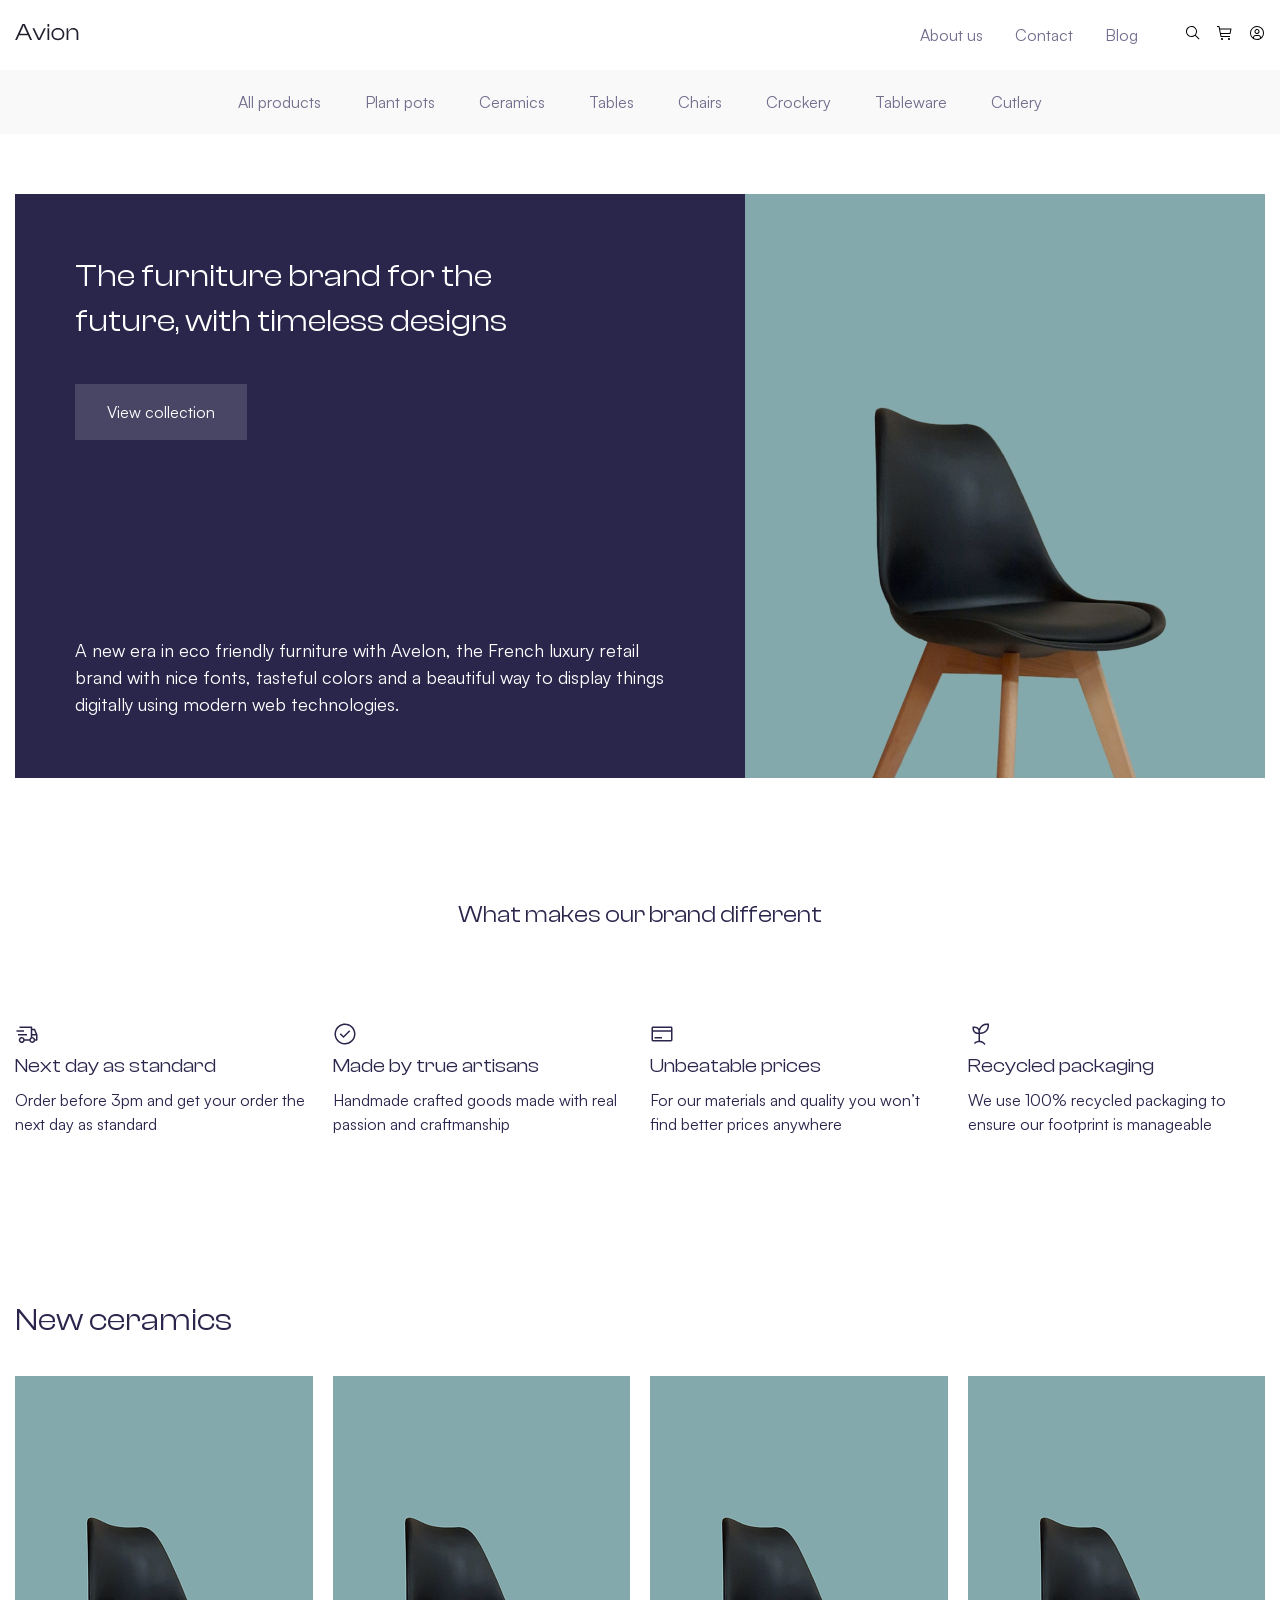
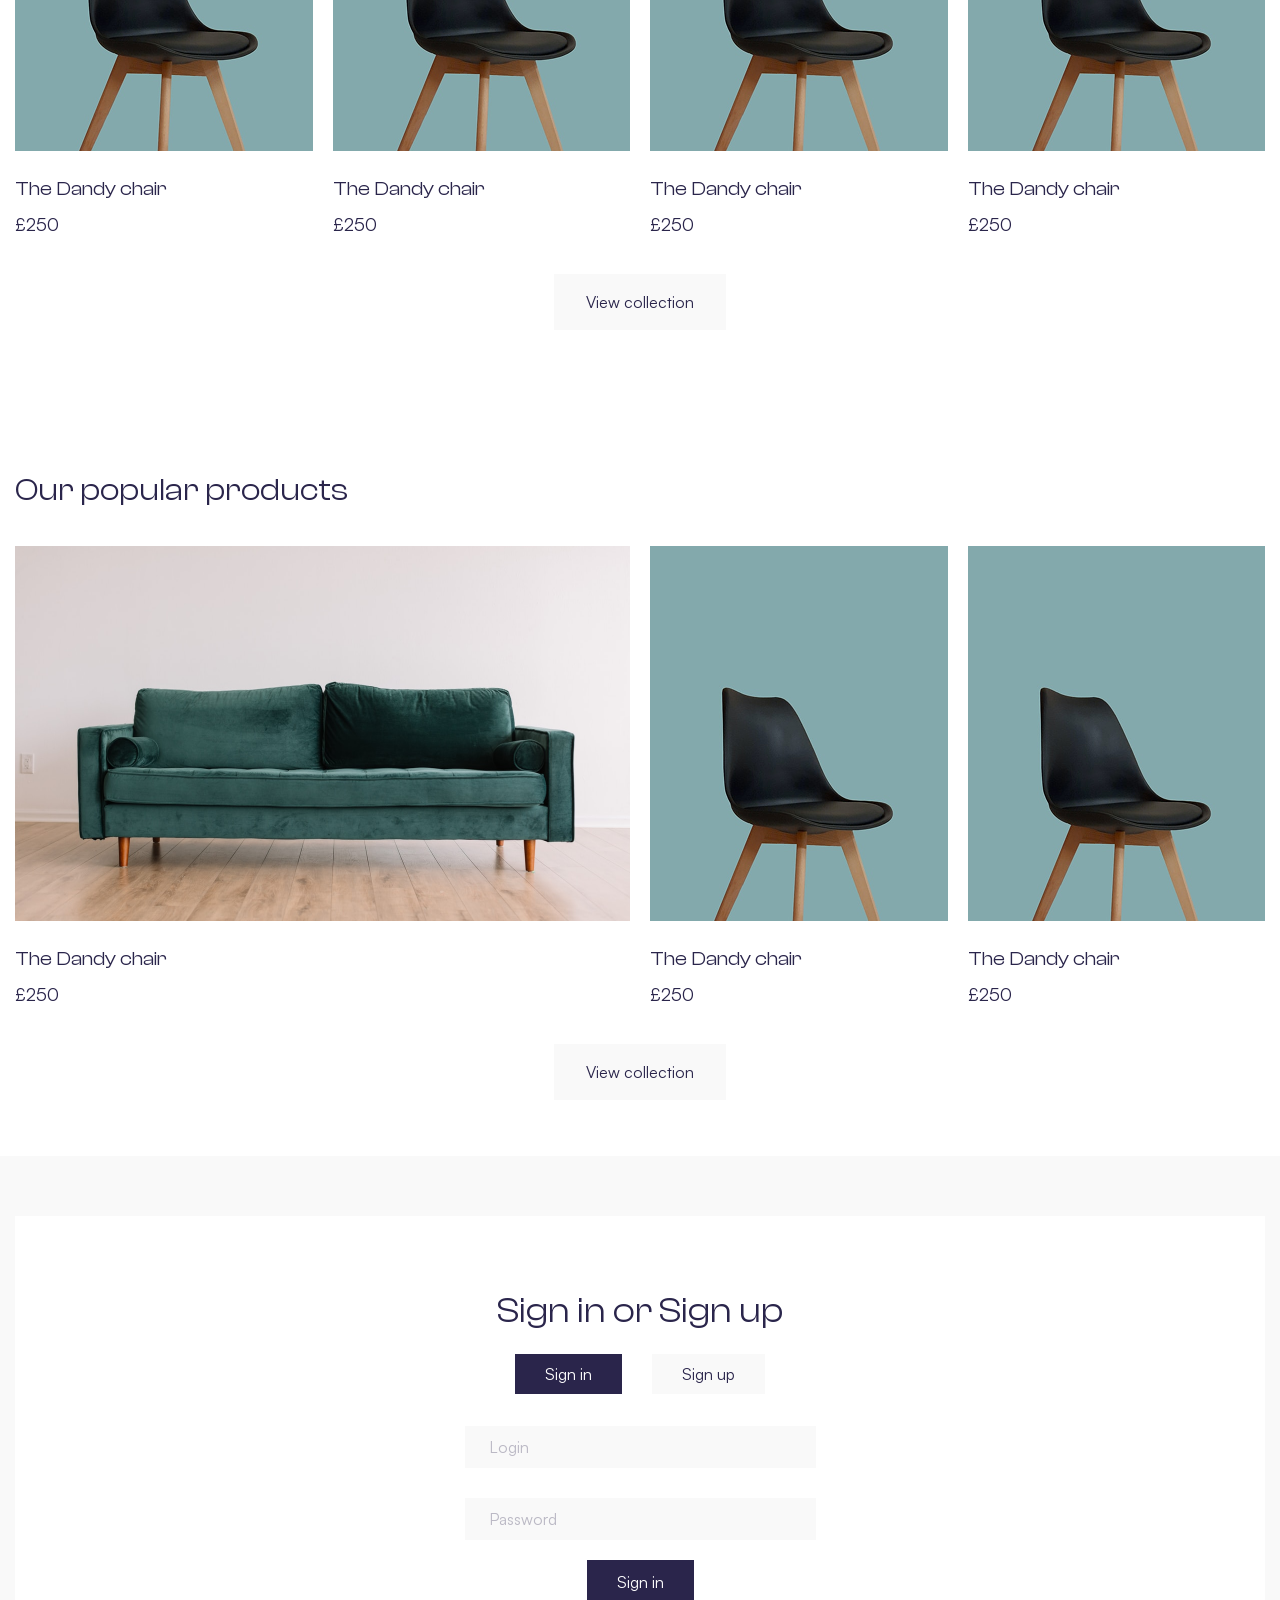
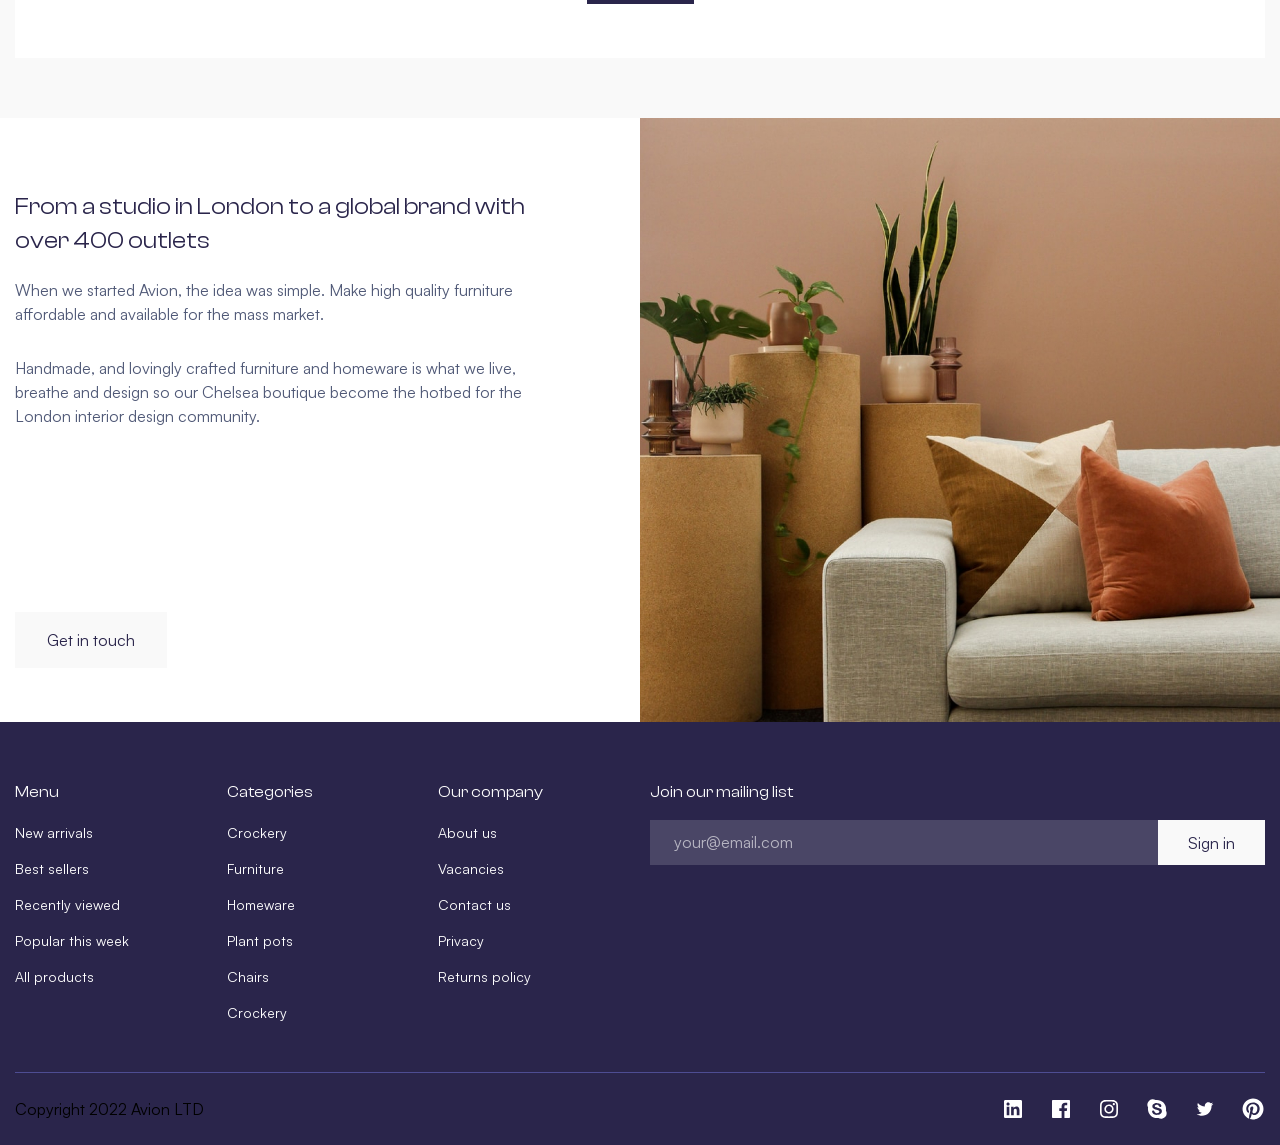
<file: frontend/index.html>
<!DOCTYPE html>
<html lang="en" class="page">

<head>
    <meta charset="UTF-8">
    <meta name="viewport" content="width=device-width, initial-scale=1.0">
    <title>Avion</title>
    <link rel="stylesheet" href="css/main.css">
</head>

<body class="page_body">
<header class="header">
    <div class="header__top">
        <div class="container header__container header__top-container">
            <a href="index.html" class="logo">
                <img src="img/logo.svg" alt="Avion Logo">
            </a>
            <div class="header__details">
                <ul class="list-reset header__list">
                    <li class="header__item">
                        <a href="#!" class="header__link">About us</a>
                    </li>
                    <li class="header__item">
                        <a href="#!" class="header__link">Contact</a>
                    </li>
                    <li class="header__item">
                        <a href="#!" class="header__link">Blog</a>
                    </li>
                </ul>
                <div class="header__buttons">
                    <button type="submit" class="btn-reset header__button" aria-label="Search">
                        <svg width="16" height="16" viewBox="0 0 16 16" fill="none" xmlns="http://www.w3.org/2000/svg">
                            <rect width="16" height="16" fill="white" style="mix-blend-mode:multiply"/>
                            <path
                                    d="M14.5001 13.7929L10.7241 10.0169C11.6314 8.92758 12.0839 7.53038 11.9873 6.11596C11.8908 4.70153 11.2526 3.37879 10.2057 2.42288C9.15867 1.46698 7.78347 0.951515 6.36612 0.983723C4.94877 1.01593 3.5984 1.59333 2.59593 2.59581C1.59345 3.59828 1.01605 4.94865 0.983845 6.366C0.951637 7.78335 1.4671 9.15855 2.423 10.2055C3.37891 11.2525 4.70165 11.8907 6.11608 11.9872C7.5305 12.0838 8.9277 11.6313 10.017 10.7239L13.7931 14.5L14.5001 13.7929ZM2.00012 6.5C2.00012 5.60998 2.26404 4.73995 2.75851 3.99993C3.25297 3.25991 3.95578 2.68313 4.77804 2.34254C5.60031 2.00194 6.50511 1.91283 7.37802 2.08646C8.25094 2.2601 9.05276 2.68868 9.6821 3.31802C10.3114 3.94735 10.74 4.74918 10.9137 5.62209C11.0873 6.495 10.9982 7.3998 10.6576 8.22207C10.317 9.04434 9.7402 9.74714 9.00018 10.2416C8.26016 10.7361 7.39013 11 6.50012 11C5.30705 10.9987 4.16323 10.5241 3.3196 9.68052C2.47597 8.83689 2.00144 7.69306 2.00012 6.5Z"/>
                        </svg>
                    </button>
                    <button type="submit" class="btn-reset header__button" aria-label="Cart">
                        <svg width="16" height="16" viewBox="0 0 16 16" fill="none" xmlns="http://www.w3.org/2000/svg">
                            <rect width="16" height="16" fill="white" style="mix-blend-mode:multiply"/>
                            <path
                                    d="M5 15C5.55228 15 6 14.5523 6 14C6 13.4477 5.55228 13 5 13C4.44772 13 4 13.4477 4 14C4 14.5523 4.44772 15 5 15Z"/>
                            <path
                                    d="M12 15C12.5523 15 13 14.5523 13 14C13 13.4477 12.5523 13 12 13C11.4477 13 11 13.4477 11 14C11 14.5523 11.4477 15 12 15Z"/>
                            <path
                                    d="M14 3.50001H2.91L2.5 1.40001C2.47662 1.28537 2.41379 1.18256 2.32243 1.10947C2.23107 1.03639 2.11697 0.997651 2 1.00001H0V2.00001H1.59L3.5 11.6C3.52338 11.7146 3.58621 11.8175 3.67757 11.8905C3.76893 11.9636 3.88303 12.0024 4 12H13V11H4.41L4 9.00001H13C13.1156 9.00284 13.2286 8.96552 13.3197 8.89441C13.4109 8.8233 13.4746 8.7228 13.5 8.61001L14.5 4.11001C14.5168 4.03582 14.5164 3.95879 14.4989 3.88478C14.4814 3.81076 14.4472 3.74172 14.399 3.6829C14.3508 3.62407 14.2898 3.57703 14.2206 3.54534C14.1515 3.51364 14.076 3.49814 14 3.50001ZM12.6 8.00001H3.81L3.11 4.50001H13.375L12.6 8.00001Z"/>
                        </svg>
                    </button>
                    <button type="submit" class="btn-reset header__button" aria-label="Personal">
                        <svg width="16" height="16" viewBox="0 0 16 16" fill="none" xmlns="http://www.w3.org/2000/svg">
                            <rect width="16" height="16" fill="white" style="mix-blend-mode:multiply"/>
                            <path
                                    d="M8 4C7.50555 4 7.0222 4.14662 6.61108 4.42133C6.19995 4.69603 5.87952 5.08648 5.6903 5.54329C5.50108 6.00011 5.45158 6.50277 5.54804 6.98773C5.6445 7.47268 5.88261 7.91814 6.23224 8.26777C6.58187 8.6174 7.02733 8.8555 7.51228 8.95196C7.99723 9.04843 8.4999 8.99892 8.95671 8.8097C9.41353 8.62048 9.80397 8.30005 10.0787 7.88893C10.3534 7.4778 10.5 6.99445 10.5 6.5C10.5 5.83696 10.2366 5.20107 9.76777 4.73223C9.29893 4.26339 8.66304 4 8 4ZM8 8C7.70333 8 7.41332 7.91203 7.16665 7.7472C6.91997 7.58238 6.72772 7.34811 6.61418 7.07403C6.50065 6.79994 6.47095 6.49834 6.52882 6.20736C6.5867 5.91639 6.72956 5.64912 6.93934 5.43934C7.14912 5.22956 7.4164 5.0867 7.70737 5.02882C7.99834 4.97094 8.29994 5.00065 8.57403 5.11418C8.84812 5.22771 9.08239 5.41997 9.24721 5.66664C9.41203 5.91332 9.5 6.20333 9.5 6.5C9.49955 6.89769 9.34137 7.27896 9.06017 7.56016C8.77896 7.84137 8.39769 7.99955 8 8Z"/>
                            <path
                                    d="M8 1C6.61553 1 5.26216 1.41054 4.11101 2.17971C2.95987 2.94888 2.06266 4.04213 1.53285 5.32122C1.00303 6.6003 0.86441 8.00776 1.13451 9.36563C1.4046 10.7235 2.07129 11.9708 3.05026 12.9497C4.02922 13.9287 5.2765 14.5954 6.63437 14.8655C7.99224 15.1356 9.3997 14.997 10.6788 14.4672C11.9579 13.9373 13.0511 13.0401 13.8203 11.889C14.5895 10.7378 15 9.38447 15 8C14.9979 6.14413 14.2597 4.36486 12.9474 3.05256C11.6351 1.74026 9.85588 1.00209 8 1ZM5 13.1882V12.5C5.00044 12.1023 5.15862 11.721 5.43983 11.4398C5.72104 11.1586 6.10231 11.0004 6.5 11H9.5C9.89769 11.0004 10.279 11.1586 10.5602 11.4398C10.8414 11.721 10.9996 12.1023 11 12.5V13.1882C10.0896 13.7199 9.05426 14 8 14C6.94574 14 5.91042 13.7199 5 13.1882ZM11.9963 12.4629C11.9863 11.807 11.7191 11.1813 11.2521 10.7206C10.7852 10.2599 10.156 10.0011 9.5 10H6.5C5.84405 10.0011 5.2148 10.2599 4.74786 10.7206C4.28093 11.1813 4.01369 11.807 4.00375 12.4629C3.09703 11.6533 2.45762 10.5873 2.17017 9.40623C1.88272 8.22513 1.9608 6.98457 2.39407 5.84883C2.82734 4.71309 3.59536 3.73573 4.59644 3.04618C5.59751 2.35663 6.78442 1.98741 8 1.98741C9.21558 1.98741 10.4025 2.35663 11.4036 3.04618C12.4046 3.73573 13.1727 4.71309 13.6059 5.84883C14.0392 6.98457 14.1173 8.22513 13.8298 9.40623C13.5424 10.5873 12.903 11.6533 11.9963 12.4629Z"/>
                        </svg>
                    </button>
                </div>
            </div>
        </div>
    </div>
    <div class="header__bottom">
        <div class="container header__container header__bottom-container">
            <div class="nav">
                <ul class="list-reset nav__list">
                    <li class="nav__item">
                        <a href="#!" class="nav__link">All products</a>
                    </li>
                    <li class="nav__item">
                        <a href="#!" class="nav__link">Plant pots</a>
                    </li>
                    <li class="nav__item">
                        <a href="#!" class="nav__link">Ceramics</a>
                    </li>
                    <li class="nav__item">
                        <a href="#!" class="nav__link">Tables</a>
                    </li>
                    <li class="nav__item">
                        <a href="#!" class="nav__link">Chairs</a>
                    </li>
                    <li class="nav__item">
                        <a href="#!" class="nav__link">Crockery</a>
                    </li>
                    <li class="nav__item">
                        <a href="#!" class="nav__link">Tableware</a>
                    </li>
                    <li class="nav__item">
                        <a href="#!" class="nav__link">Cutlery</a>
                    </li>
                </ul>
            </div>
        </div>

    </div>
</header>
<main>
    <section class="hero">
        <div class="container">
            <div class="hero__content">
                <div class="hero__text">
                    <h1 class="hero__title">
                        The furniture brand for the future, with timeless designs
                    </h1>
                    <a href="#!" class="btn btn--theme-dark hero__link">View collection</a>
                    <p class="hero__descr">
                        A&nbsp;new era in&nbsp;eco friendly furniture with Avelon, the French luxury retail brand
                        with nice fonts, tasteful colors and a&nbsp;beautiful way to&nbsp;display things digitally
                        using modern web technologies.
                    </p>
                </div>
                <img src="img/hero-image.jpg" width="520" height="584" alt="Hero Image" class="hero__image">
            </div>
        </div>
    </section>
    <section class="benefits">
        <div class="container">
            <h2 class="title title--small title--centered title--mb-large">What makes our brand different</h2>
            <ul class="list-reset grid benefits__list">
                <li class="benefits__item">
                    <img src="img/icon/Delivery.svg" alt="" class="benefits__icon">
                    <h3 class="benefits__subtitle">Next day as standard</h3>
                    <p class="benefits__descr">
                        Order before 3pm and get your order
                        the next day as standard
                    </p>
                </li>
                <li class="benefits__item">
                    <img src="img/icon/Checkmark.svg" alt="" class="benefits__icon">
                    <h3 class="benefits__subtitle">Made by true artisans</h3>
                    <p class="benefits__descr">
                        Handmade crafted goods made with
                        real passion and craftmanship
                    </p>
                </li>
                <li class="benefits__item">
                    <img src="img/icon/Purchase.svg" alt="" class="benefits__icon">
                    <h3 class="benefits__subtitle">Unbeatable prices</h3>
                    <p class="benefits__descr">
                        For our materials and quality you won’t find better prices anywhere
                    </p>
                </li>
                <li class="benefits__item">
                    <img src="img/icon/Sprout.svg" alt="" class="benefits__icon">
                    <h3 class="benefits__subtitle">Recycled packaging</h3>
                    <p class="benefits__descr">
                        We use 100% recycled packaging to ensure our footprint is manageable
                    </p>
                </li>
            </ul>
        </div>
    </section>
    <section class="products">
        <div class="container">
            <h2 class="title title--large title--mb-small products__title">New ceramics</h2>
            <ul class="list-reset products__list grid">
                <li class="product__item">
                    <article class="product">
                        <div class="product__top">
                            <img src="img/product-1.png" aria-hidden="true" width="305" height="375" loading="lazy"
                                 alt="product_1" class="product__image">
                        </div>
                        <div class="product__content">
                            <h3 class="product__title">
                                <a href="#" class="product__link">The Dandy chair</a>
                            </h3>
                            <span class="product__price">£250</span>
                        </div>
                    </article>
                </li>
                <li class="product__item">
                    <article class="product">
                        <div class="product__top">
                            <img src="img/product-1.png" aria-hidden="true" width="305" height="375" loading="lazy"
                                 alt="product_1" class="product__image">
                        </div>
                        <div class="product__content">
                            <h3 class="product__title">
                                <a href="#" class="product__link">The Dandy chair</a>
                            </h3>
                            <span class="product__price">£250</span>
                        </div>
                    </article>
                </li>
                <li class="product__item">
                    <article class="product">
                        <div class="product__top">
                            <img src="img/product-1.png" aria-hidden="true" width="305" height="375" loading="lazy"
                                 alt="product_1" class="product__image">
                        </div>
                        <div class="product__content">
                            <h3 class="product__title">
                                <a href="#" class="product__link">The Dandy chair</a>
                            </h3>
                            <span class="product__price">£250</span>
                        </div>
                    </article>
                </li>
                <li class="product__item">
                    <article class="product">
                        <div class="product__top">
                            <img src="img/product-1.png" aria-hidden="true" width="305" height="375" loading="lazy"
                                 alt="product_1" class="product__image">
                        </div>
                        <div class="product__content">
                            <h3 class="product__title">
                                <a href="#" class="product__link">The Dandy chair</a>
                            </h3>
                            <span class="product__price">£250</span>
                        </div>
                    </article>
                </li>

            </ul>
            <div class="centered">
                <a href="#" class="btn btn--theme-light product__btn">View collection</a>
            </div>
        </div>
    </section>
    <section class="products">
        <div class="container">
            <h2 class="title title--large title--mb-small products__title">Our popular products</h2>
            <ul class="list-reset products__list grid">
                <li class="product__item--big">
                    <article class="product">
                        <div class="product__top">
                            <img src="img/product-2.png" aria-hidden="true" width="630" height="375" loading="lazy"
                                 alt="product_1" class="product__image">
                        </div>
                        <div class="product__content">
                            <h3 class="product__title">
                                <a href="#" class="product__link">The Dandy chair</a>
                            </h3>
                            <span class="product__price">£250</span>
                        </div>
                    </article>
                </li>
                <li class="product__item">
                    <article class="product">
                        <div class="product__top">
                            <img src="img/product-1.png" aria-hidden="true" width="305" height="375" loading="lazy"
                                 alt="product_1" class="product__image">
                        </div>
                        <div class="product__content">
                            <h3 class="product__title">
                                <a href="#" class="product__link">The Dandy chair</a>
                            </h3>
                            <span class="product__price">£250</span>
                        </div>
                    </article>
                </li>
                <li class="product__item">
                    <article class="product">
                        <div class="product__top">
                            <img src="img/product-1.png" aria-hidden="true" width="305" height="375" loading="lazy"
                                 alt="product_1" class="product__image">
                        </div>
                        <div class="product__content">
                            <h3 class="product__title">
                                <a href="#" class="product__link">The Dandy chair</a>
                            </h3>
                            <span class="product__price">£250</span>
                        </div>
                    </article>
                </li>
            </ul>
            <div class="centered">
                <a href="#" class="btn btn--theme-light product__btn">View collection</a>
            </div>
        </div>
    </section>
    <section class="person">
        <div class="container">
            <div class="person__content">
                <h2 class="title title--large-xl title--mb-small-xs title--centered">Sign in or Sign up</h2>
                <div class="person__buttons">
                    <button id="loginBtn" class="btn person__btn active" type="submit">Sign in</button>
                    <button id="registerBtn" class="btn person__btn" type="submit">Sign up</button>
                </div>
                <div class="person__forms">
                    <form method="post" action="" id="loginForm" class="person__form active">
                        <input type="text" placeholder="Login" class="person__form-input">
                        <input type="password" placeholder="Password" class="person__form-input">
                        <button class="btn btn--theme-darker person__form-btn" type="submit">Sign in</button>
                    </form>

                    <form method="post" action="" id="registerForm" class="person__form">
                        <input type="text" placeholder="Login" class="person__form-input">
                        <input type="password" placeholder="Password" class="person__form-input">
                        <input type="password" placeholder="Repeat the password" class="person__form-input">
                        <button class="btn btn--theme-darker person__form-btn" type="submit">Sign up</button>
                    </form>
                </div>
            </div>
        </div>
    </section>
    <section class="about">
        <div class="about__content">
            <div class="about__info">
                <h2 class="title title--small about__title">
                    From a studio in London to a global brand with over 400 outlets
                </h2>
                <p class="about__descr">
                    When we started Avion, the idea was simple. Make high quality furniture affordable and available for
                    the
                    mass market.
                </p>
                <p class="about__descr">
                    Handmade, and lovingly crafted furniture and homeware is what we live, breathe and design so our
                    Chelsea
                    boutique become the hotbed for the London interior design community.
                </p>
                <a href="#!" class="btn btn--theme-light about__btn">Get in touch</a>
            </div>
            <img src="img/about-1.jpg" alt="about image" aria-hidden="true" width="720" height="604" loading="lazy"
                 class="about__image">
        </div>
    </section>
</main>
<footer class="footer">
    <div class="container">
        <div class="footer__top grid">
            <div class="footer__column">
                <h2 class="footer__title">Menu</h2>
                <ul class="list-reset footer__list">
                    <li class="footer__item">
                        <a href="#!" class="footer__link">New arrivals</a>
                    </li>
                    <li class="footer__item">
                        <a href="#!" class="footer__link">Best sellers</a>
                    </li>
                    <li class="footer__item">
                        <a href="#!" class="footer__link">Recently viewed</a>
                    </li>
                    <li class="footer__item">
                        <a href="#!" class="footer__link">Popular this week</a>
                    </li>
                    <li class="footer__item">
                        <a href="#!" class="footer__link">All products</a>
                    </li>
                </ul>
            </div>
            <div class="footer__column">
                <h2 class="footer__title">Categories</h2>
                <ul class="list-reset footer__list">
                    <li class="footer__item">
                        <a href="#!" class="footer__link">Crockery</a>
                    </li>
                    <li class="footer__item">
                        <a href="#!" class="footer__link">Furniture</a>
                    </li>
                    <li class="footer__item">
                        <a href="#!" class="footer__link">Homeware</a>
                    </li>
                    <li class="footer__item">
                        <a href="#!" class="footer__link">Plant pots</a>
                    </li>
                    <li class="footer__item">
                        <a href="#!" class="footer__link">Chairs</a>
                    </li>
                    <li class="footer__item">
                        <a href="#!" class="footer__link">Crockery</a>
                    </li>
                </ul>
            </div>
            <div class="footer__column">
                <h2 class="footer__title">Our company</h2>
                <ul class="list-reset footer__list">
                    <li class="footer__item">
                        <a href="#" class="footer__link">About us</a>
                    </li>
                    <li class="footer__item">
                        <a href="#" class="footer__link">Vacancies</a>
                    </li>
                    <li class="footer__item">
                        <a href="#" class="footer__link">Contact us</a>
                    </li>
                    <li class="footer__item">
                        <a href="#" class="footer__link">Privacy</a>
                    </li>
                    <li class="footer__item">
                        <a href="#" class="footer__link">Returns policy</a>
                    </li>
                </ul>
            </div>
            <div class="footer__column footer__column--big">
                <h3 class="footer__title">Join our mailing list</h3>
                <form method="post" action="" id="emailForm" class="form footer__form">
                    <input type="email" placeholder="your@email.com" class="footer__form-input">
                    <button class="btn btn--theme-light person__form-btn" type="submit">Sign in</button>
                </form>
            </div>
        </div>
        <div class="footer__bottom">
            <span class="footer_copyright">Copyright 2022 Avion LTD</span>
            <ul class="list-reset social">
                <li class="social__item">
                    <a href="#!" target="_blank" class="social__link">
                        <svg width="24" height="24" viewBox="0 0 24 24" fill="none" xmlns="http://www.w3.org/2000/svg">
                            <rect width="24" height="24" fill="white" style="mix-blend-mode:multiply"/>
                            <path d="M19.65 3H4.35C3.6 3 3 3.6 3 4.275V19.65C3 20.325 3.6 20.925 4.35 20.925H19.65C20.4 20.925 21 20.325 21 19.65V4.275C21 3.6 20.4 3 19.65 3ZM8.325 18.3H5.7V9.75H8.325V18.3ZM7.05 8.55C6.225 8.55 5.475 7.875 5.475 6.975C5.475 6.075 6.15 5.4 7.05 5.4C7.875 5.4 8.625 6.075 8.625 6.975C8.625 7.875 7.875 8.55 7.05 8.55ZM18.375 18.225H15.75V14.025C15.75 13.05 15.75 11.7 14.325 11.7C12.9 11.7 12.75 12.825 12.75 13.875V18.15H10.125V9.75H12.6V10.875H12.675C13.05 10.2 13.95 9.45 15.225 9.45C17.925 9.45 18.45 11.25 18.45 13.575V18.225H18.375Z"
                                  fill="white"/>
                        </svg>
                    </a>
                </li>
                <li class="social__item">
                    <a href="#!" target="_blank" class="social__link">
                        <svg width="24" height="24" viewBox="0 0 24 24" fill="none" xmlns="http://www.w3.org/2000/svg">
                            <rect width="24" height="24" fill="white" style="mix-blend-mode:multiply"/>
                            <path d="M20.0025 3H3.9975C3.73355 3.00196 3.48097 3.10769 3.29433 3.29433C3.10769 3.48097 3.00196 3.73355 3 3.9975V20.0025C3.00196 20.2664 3.10769 20.519 3.29433 20.7057C3.48097 20.8923 3.73355 20.998 3.9975 21H12.615V14.04H10.275V11.3175H12.615V9.315C12.615 6.99 14.0325 5.7225 16.1175 5.7225C16.815 5.7225 17.5125 5.7225 18.21 5.8275V8.25H16.7775C15.645 8.25 15.4275 8.79 15.4275 9.5775V11.31H18.1275L17.775 14.0325H15.4275V21H20.0025C20.2664 20.998 20.519 20.8923 20.7057 20.7057C20.8923 20.519 20.998 20.2664 21 20.0025V3.9975C20.998 3.73355 20.8923 3.48097 20.7057 3.29433C20.519 3.10769 20.2664 3.00196 20.0025 3Z"
                                  fill="white"/>
                        </svg>
                    </a>
                </li>
                <li class="social__item">
                    <a href="#!" target="_blank" class="social__link">
                        <svg width="24" height="24" viewBox="0 0 24 24" fill="none" xmlns="http://www.w3.org/2000/svg">
                            <rect width="24" height="24" fill="white" style="mix-blend-mode:multiply"/>
                            <path d="M16.8042 8.2758C17.4007 8.2758 17.8842 7.79227 17.8842 7.1958C17.8842 6.59933 17.4007 6.1158 16.8042 6.1158C16.2077 6.1158 15.7242 6.59933 15.7242 7.1958C15.7242 7.79227 16.2077 8.2758 16.8042 8.2758Z"
                                  fill="white"/>
                            <path d="M12 7.37835C11.0859 7.37835 10.1924 7.64941 9.43235 8.15724C8.67232 8.66507 8.07995 9.38688 7.73015 10.2314C7.38035 11.0759 7.28883 12.0051 7.46715 12.9016C7.64548 13.7982 8.08565 14.6217 8.732 15.268C9.37835 15.9144 10.2018 16.3545 11.0984 16.5328C11.9949 16.7112 12.9241 16.6196 13.7686 16.2698C14.6131 15.92 15.3349 15.3277 15.8428 14.5677C16.3506 13.8076 16.6217 12.9141 16.6217 12C16.6217 10.7743 16.1347 9.59873 15.268 8.732C14.4013 7.86527 13.2257 7.37835 12 7.37835ZM12 15C11.4067 15 10.8266 14.8241 10.3333 14.4944C9.83994 14.1648 9.45542 13.6962 9.22836 13.1481C9.0013 12.5999 8.94189 11.9967 9.05764 11.4147C9.1734 10.8328 9.45912 10.2982 9.87868 9.87868C10.2982 9.45912 10.8328 9.1734 11.4147 9.05764C11.9967 8.94189 12.5999 9.0013 13.1481 9.22836C13.6962 9.45542 14.1648 9.83994 14.4944 10.3333C14.8241 10.8266 15 11.4067 15 12C15 12.7956 14.6839 13.5587 14.1213 14.1213C13.5587 14.6839 12.7956 15 12 15Z"
                                  fill="white"/>
                            <path d="M12 4.62165C14.4031 4.62165 14.6878 4.6308 15.6368 4.67415C16.2075 4.68094 16.7728 4.78577 17.308 4.98405C17.6961 5.13381 18.0486 5.36316 18.3428 5.65732C18.6369 5.95149 18.8663 6.30398 19.016 6.6921C19.2143 7.22731 19.3191 7.79261 19.3259 8.36333C19.3692 9.3123 19.3784 9.597 19.3784 12.0001C19.3784 14.4031 19.3693 14.6878 19.3259 15.6368C19.3191 16.2075 19.2143 16.7728 19.016 17.3081C18.8663 17.6962 18.6369 18.0487 18.3428 18.3428C18.0486 18.637 17.6961 18.8663 17.308 19.0161C16.7728 19.2144 16.2075 19.3192 15.6368 19.326C14.6879 19.3693 14.4033 19.3785 12 19.3785C9.5967 19.3785 9.31215 19.3694 8.36325 19.326C7.79253 19.3192 7.22723 19.2144 6.69202 19.0161C6.3039 18.8663 5.95142 18.637 5.65725 18.3428C5.36308 18.0487 5.13374 17.6962 4.98397 17.3081C4.78569 16.7728 4.68087 16.2075 4.67408 15.6368C4.6308 14.6878 4.62157 14.4031 4.62157 12.0001C4.62157 9.597 4.63072 9.3123 4.67408 8.36333C4.68087 7.79261 4.78569 7.22731 4.98397 6.6921C5.13373 6.30396 5.36307 5.95146 5.65724 5.65728C5.95141 5.3631 6.30389 5.13375 6.69202 4.98397C7.22723 4.78569 7.79253 4.68087 8.36325 4.67408C9.31222 4.6308 9.59693 4.62165 12 4.62165ZM12 3C9.55575 3 9.24922 3.01035 8.2893 3.05415C7.54279 3.06914 6.80422 3.21059 6.105 3.4725C5.50705 3.70374 4.96401 4.05735 4.51068 4.51068C4.05735 4.96401 3.70374 5.50705 3.4725 6.105C3.21055 6.80434 3.06909 7.54304 3.05415 8.28968C3.01035 9.24923 3 9.55575 3 12C3 14.4443 3.01035 14.7508 3.05415 15.7107C3.0691 16.4573 3.21056 17.196 3.4725 17.8954C3.70374 18.4933 4.05735 19.0364 4.51068 19.4897C4.96401 19.943 5.50705 20.2966 6.105 20.5279C6.80434 20.7898 7.54304 20.9313 8.28968 20.9462C9.24923 20.9897 9.55575 21 12 21C14.4443 21 14.7508 20.9896 15.7107 20.9459C16.4573 20.9309 17.196 20.7894 17.8954 20.5275C18.4933 20.2963 19.0364 19.9426 19.4897 19.4893C19.943 19.036 20.2966 18.493 20.5279 17.895C20.7898 17.1957 20.9313 16.457 20.9462 15.7103C20.9897 14.7508 21 14.4443 21 12C21 9.55575 20.9896 9.24922 20.9459 8.2893C20.9309 7.54279 20.7894 6.80422 20.5275 6.105C20.2962 5.50712 19.9426 4.96415 19.4893 4.51089C19.0359 4.05763 18.4929 3.70407 17.895 3.47287C17.1957 3.21093 16.457 3.06948 15.7103 3.05453C14.7508 3.01035 14.4443 3 12 3Z"
                                  fill="white"/>
                        </svg>
                    </a>
                </li>
                <li class="social__item">
                    <a href="#!" target="_blank" class="social__link">
                        <svg width="24" height="24" viewBox="0 0 24 24" fill="none" xmlns="http://www.w3.org/2000/svg">
                            <rect width="24" height="24" fill="white" style="mix-blend-mode:multiply"/>
                            <path d="M20.9321 13.4102C21.0078 12.944 21.0454 12.4724 21.0446 12.0002C21.0446 9.60129 20.0917 7.30066 18.3954 5.60439C16.6992 3.90813 14.3985 2.95517 11.9996 2.95517C11.5274 2.95444 11.0558 2.99207 10.5896 3.06768C9.5442 2.44143 8.3195 2.18241 7.11002 2.33174C5.90054 2.48107 4.77563 3.0302 3.9139 3.89193C3.05218 4.75365 2.50305 5.87857 2.35371 7.08805C2.20438 8.29753 2.4634 9.52223 3.08965 10.5677C3.00527 11.0406 2.96012 11.5198 2.95465 12.0002C2.95465 14.3991 3.9076 16.6997 5.60387 18.396C7.30013 20.0922 9.60076 21.0452 11.9996 21.0452C12.4719 21.0459 12.9435 21.0083 13.4096 20.9327C14.4551 21.5589 15.6798 21.8179 16.8893 21.6686C18.0987 21.5193 19.2237 20.9701 20.0854 20.1084C20.9471 19.2467 21.4962 18.1218 21.6456 16.9123C21.7949 15.7028 21.5359 14.4781 20.9096 13.4327L20.9321 13.4102ZM16.2971 16.1102C15.8738 16.6955 15.2904 17.146 14.6171 17.4077C13.7864 17.7337 12.8993 17.8917 12.0071 17.8727C10.9687 17.9161 9.93554 17.7023 8.99965 17.2502C8.45401 16.9569 7.9861 16.5378 7.63465 16.0277C7.31271 15.5919 7.12974 15.0691 7.10965 14.5277C7.10886 14.3872 7.13709 14.2481 7.19259 14.119C7.24808 13.9899 7.32964 13.8737 7.43215 13.7777C7.65931 13.5843 7.95174 13.4851 8.24965 13.5002C8.49861 13.4955 8.74092 13.5807 8.93215 13.7402C9.14146 13.936 9.3031 14.1772 9.40465 14.4452C9.53477 14.7584 9.70088 15.0554 9.89965 15.3302C10.0977 15.5839 10.3554 15.7848 10.6496 15.9152C11.0494 16.0867 11.4826 16.1661 11.9171 16.1477C12.5361 16.1777 13.1492 16.0152 13.6721 15.6827C13.8728 15.5651 14.0397 15.3977 14.1567 15.1966C14.2736 14.9956 14.3367 14.7677 14.3396 14.5352C14.3461 14.3723 14.3181 14.2099 14.2573 14.0587C14.1966 13.9075 14.1045 13.7708 13.9871 13.6577C13.7201 13.4116 13.399 13.2318 13.0496 13.1327C12.6596 13.0052 12.1421 12.8777 11.4896 12.7352C10.7403 12.5607 10.0094 12.3146 9.30715 12.0002C8.75457 11.7737 8.26732 11.4128 7.88965 10.9502C7.53144 10.4734 7.34628 9.88877 7.36465 9.29268C7.35859 8.68668 7.55379 8.0958 7.91965 7.61267C8.33754 7.09349 8.89405 6.7034 9.52465 6.48767C10.322 6.22284 11.1599 6.10096 11.9996 6.12768C12.6567 6.11605 13.3117 6.20457 13.9421 6.39018C14.4369 6.53708 14.9016 6.77071 15.3146 7.08017C15.6397 7.3243 15.9104 7.63334 16.1096 7.98767C16.2718 8.2739 16.3595 8.59626 16.3646 8.92518C16.3637 9.06539 16.3347 9.20399 16.2793 9.3328C16.2239 9.46161 16.1433 9.57803 16.0421 9.67518C15.9401 9.78577 15.8159 9.87364 15.6776 9.93308C15.5394 9.99252 15.3901 10.0222 15.2396 10.0202C14.9984 10.0389 14.7592 9.9637 14.5721 9.81018C14.3753 9.62055 14.2107 9.40017 14.0846 9.15768C13.8989 8.77542 13.6298 8.43969 13.2971 8.17517C12.8606 7.90304 12.3468 7.78183 11.8346 7.83017C11.309 7.80801 10.7881 7.93824 10.3346 8.20517C10.1699 8.29312 10.0309 8.42227 9.93096 8.58C9.83106 8.73774 9.77376 8.91869 9.76465 9.10518C9.75871 9.30894 9.82514 9.50822 9.95215 9.66768C10.1017 9.84099 10.2856 9.98144 10.4921 10.0802C10.7121 10.194 10.9434 10.2845 11.1821 10.3502C11.4221 10.4177 11.8121 10.5152 12.3596 10.6427C13.0496 10.7927 13.6646 10.9577 14.2271 11.1377C14.7303 11.291 15.2098 11.5131 15.6521 11.7977C16.038 12.0417 16.3554 12.3798 16.5746 12.7802C16.7975 13.2369 16.9008 13.7427 16.8746 14.2502C16.8814 14.9153 16.6794 15.5658 16.2971 16.1102Z"
                                  fill="white"/>
                        </svg>
                    </a>
                </li>
                <li class="social__item">
                    <a href="#!" target="_blank" class="social__link">
                        <svg width="24" height="24" viewBox="0 0 24 24" fill="none" xmlns="http://www.w3.org/2000/svg">
                            <rect width="24" height="24" fill="white" style="mix-blend-mode:multiply"/>
                            <path d="M8.94 18.705C10.2069 18.713 11.4627 18.4693 12.6346 17.9882C13.8066 17.507 14.8714 16.798 15.7672 15.9022C16.663 15.0064 17.3721 13.9416 17.8532 12.7696C18.3343 11.5977 18.578 10.3418 18.57 9.07499C18.57 8.92499 18.57 8.78249 18.57 8.63249C19.2267 8.15136 19.7951 7.56012 20.25 6.88499C19.6316 7.15544 18.9773 7.3348 18.3075 7.41749C19.0177 6.99432 19.5506 6.32824 19.8075 5.54249C19.1456 5.93957 18.4199 6.21871 17.6625 6.36749C17.1524 5.82401 16.4775 5.46378 15.7421 5.34253C15.0067 5.22128 14.2518 5.34576 13.5943 5.69673C12.9368 6.04769 12.4132 6.60557 12.1047 7.28405C11.7962 7.96252 11.7198 8.72376 11.8875 9.44999C10.542 9.38395 9.22553 9.03525 8.02377 8.42662C6.822 7.81798 5.7619 6.96305 4.9125 5.91749C4.48419 6.66087 4.35437 7.53923 4.54932 8.37473C4.74427 9.21023 5.24942 9.94043 5.9625 10.4175C5.43646 10.3972 4.92259 10.2533 4.4625 9.99749V10.035C4.45783 10.8119 4.71954 11.5669 5.20403 12.1742C5.68851 12.7815 6.3665 13.2044 7.125 13.3725C6.63573 13.5041 6.12322 13.5246 5.625 13.4325C5.84459 14.095 6.26376 14.6734 6.82503 15.0883C7.38631 15.5032 8.06219 15.7344 8.76 15.75C7.56691 16.7104 6.08407 17.239 4.5525 17.25C4.28396 17.2422 4.01606 17.2197 3.75 17.1825C5.30022 18.1702 7.1019 18.6909 8.94 18.6825"
                                  fill="white"/>
                        </svg>
                    </a>
                </li>
                <li class="social__item">
                    <a href="#!" target="_blank" class="social__link">
                        <svg width="24" height="24" viewBox="0 0 24 24" fill="none" xmlns="http://www.w3.org/2000/svg">
                            <rect width="24" height="24" fill="white" style="mix-blend-mode:multiply"/>
                            <path d="M11.9998 1.5C9.56549 1.51658 7.21257 2.37849 5.34356 3.93828C3.47455 5.49807 2.20559 7.65882 1.75375 10.0509C1.30192 12.443 1.69529 14.9177 2.86657 17.0518C4.03785 19.1858 5.91426 20.8466 8.1748 21.75C8.02287 20.7558 8.02287 19.7442 8.1748 18.75L9.4123 13.5C9.21646 13.0245 9.11949 12.5142 9.1273 12C9.1273 10.545 9.9748 9.45 11.0248 9.45C11.215 9.44714 11.4036 9.48543 11.5776 9.56224C11.7517 9.63906 11.9071 9.75258 12.0331 9.89504C12.1592 10.0375 12.253 10.2055 12.3081 10.3876C12.3632 10.5697 12.3783 10.7615 12.3523 10.95C12.3523 11.85 11.7823 13.2 11.4823 14.445C11.4177 14.6772 11.4101 14.9215 11.4599 15.1573C11.5098 15.3931 11.6157 15.6133 11.7688 15.7995C11.9218 15.9857 12.1175 16.1322 12.3391 16.2267C12.5608 16.3212 12.802 16.361 13.0423 16.3425C14.9023 16.3425 16.3423 14.37 16.3423 11.535C16.361 10.9589 16.2594 10.3853 16.044 9.85061C15.8287 9.31598 15.5042 8.8321 15.0914 8.42986C14.6786 8.02762 14.1864 7.71584 13.6464 7.51442C13.1063 7.31299 12.5302 7.22634 11.9548 7.26C11.3405 7.23361 10.7272 7.33216 10.152 7.54966C9.5769 7.76717 9.05188 8.09912 8.60875 8.52542C8.16563 8.95172 7.81361 9.46351 7.57401 10.0298C7.33441 10.5961 7.21221 11.2051 7.2148 11.82C7.20646 12.6766 7.46895 13.5139 7.9648 14.2125C8.00086 14.2526 8.02654 14.3009 8.03962 14.3532C8.05269 14.4055 8.05275 14.4602 8.0398 14.5125C7.9573 14.8425 7.7773 15.5625 7.7473 15.705C7.7173 15.8475 7.5898 15.9375 7.3948 15.8475C6.0823 15.2325 5.2648 13.32 5.2648 11.775C5.2648 8.4675 7.6723 5.4225 12.2023 5.4225C15.8398 5.4225 18.6748 8.0175 18.6748 11.49C18.6748 15.105 16.4248 18.015 13.2223 18.015C12.7528 18.0313 12.2867 17.9301 11.8662 17.7206C11.4458 17.511 11.0844 17.1997 10.8148 16.815L10.1623 19.3125C9.84951 20.2831 9.41077 21.2085 8.8573 22.065C9.87714 22.3664 10.9364 22.513 11.9998 22.5C14.7846 22.5 17.4553 21.3938 19.4244 19.4246C21.3936 17.4555 22.4998 14.7848 22.4998 12C22.4998 9.21523 21.3936 6.54451 19.4244 4.57538C17.4553 2.60625 14.7846 1.5 11.9998 1.5Z"
                                  fill="white"/>
                        </svg>
                    </a>
                </li>
            </ul>
        </div>
    </div>
</footer>

<script>
    const loginBtn = document.getElementById('loginBtn');
    const registerBtn = document.getElementById('registerBtn');
    const loginForm = document.getElementById('loginForm');
    const registerForm = document.getElementById('registerForm');

    loginBtn.addEventListener('click', () => {
        loginForm.classList.add('active');
        registerForm.classList.remove('active');
        loginBtn.classList.add('active');
        registerBtn.classList.remove('active');
    });

    registerBtn.addEventListener('click', () => {
        registerForm.classList.add('active');
        loginForm.classList.remove('active');
        registerBtn.classList.add('active');
        loginBtn.classList.remove('active');
    });
</script>
</body>
</html>
</file>
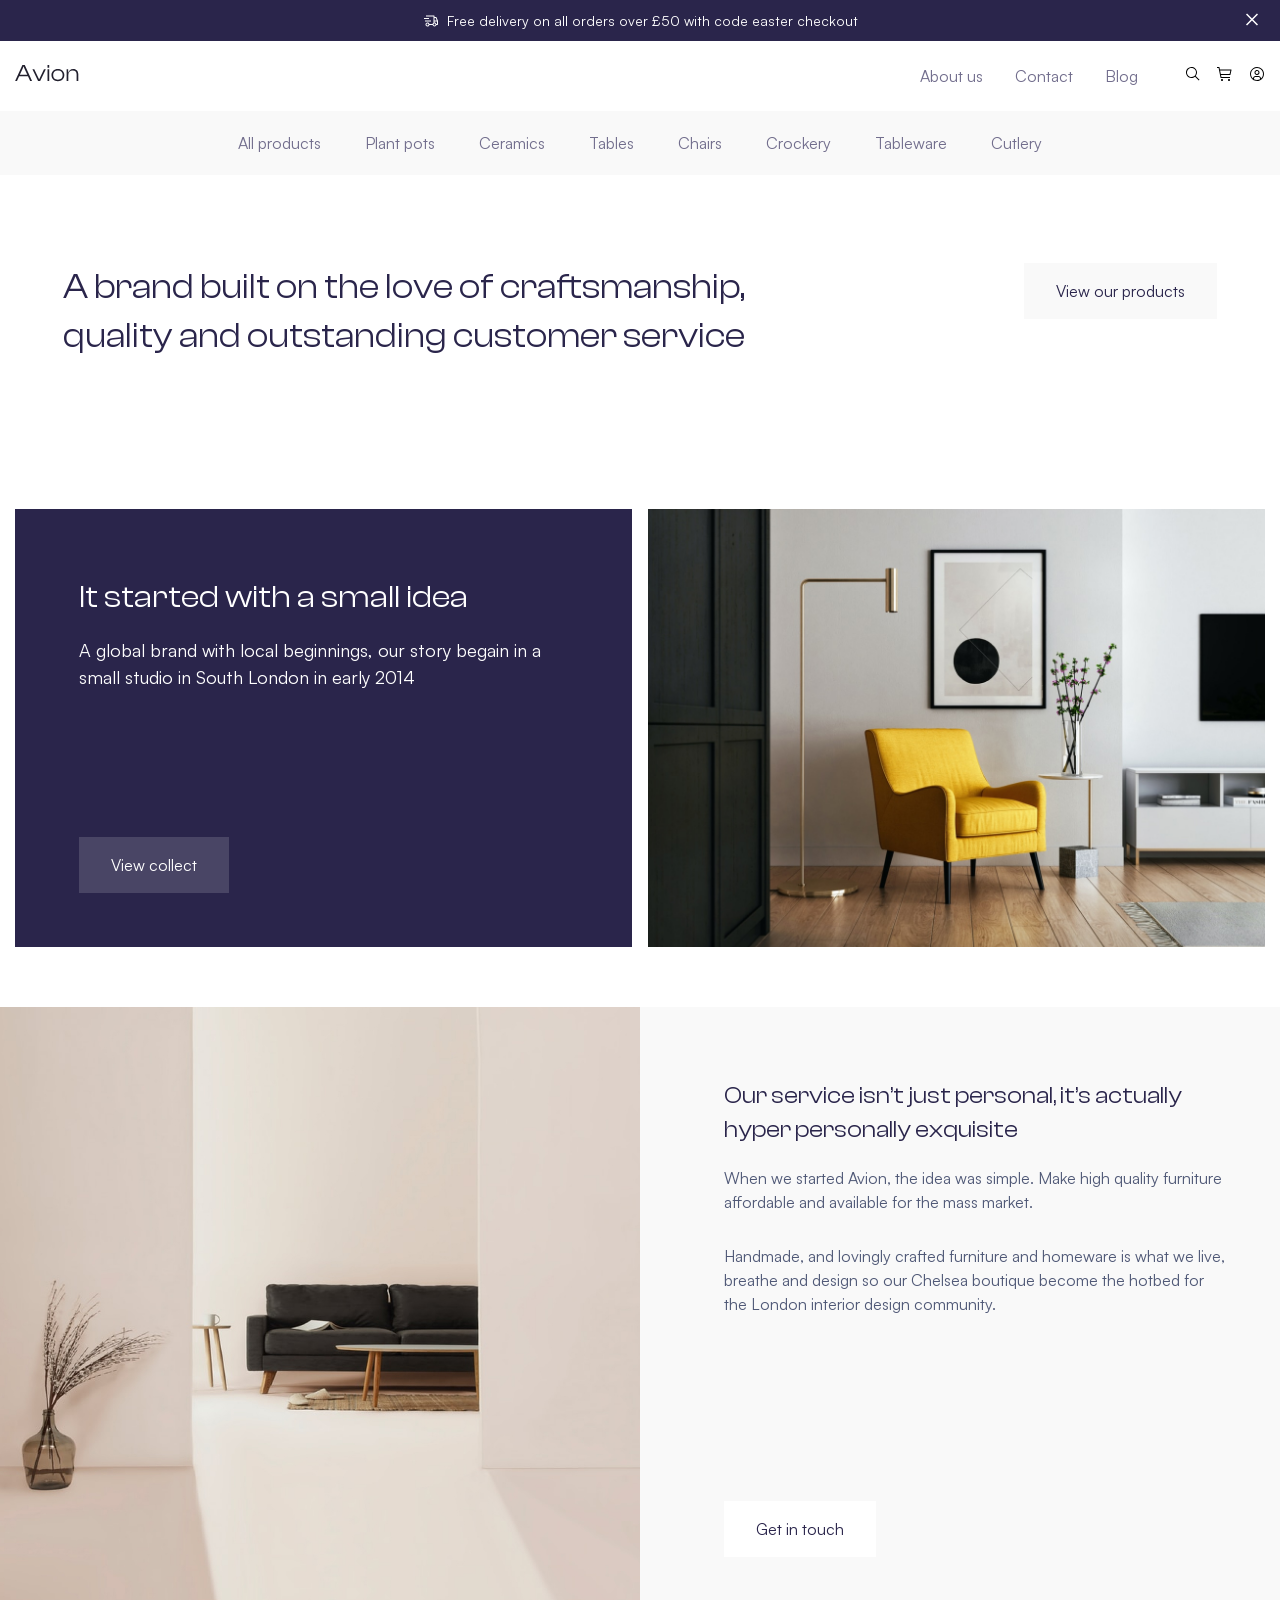
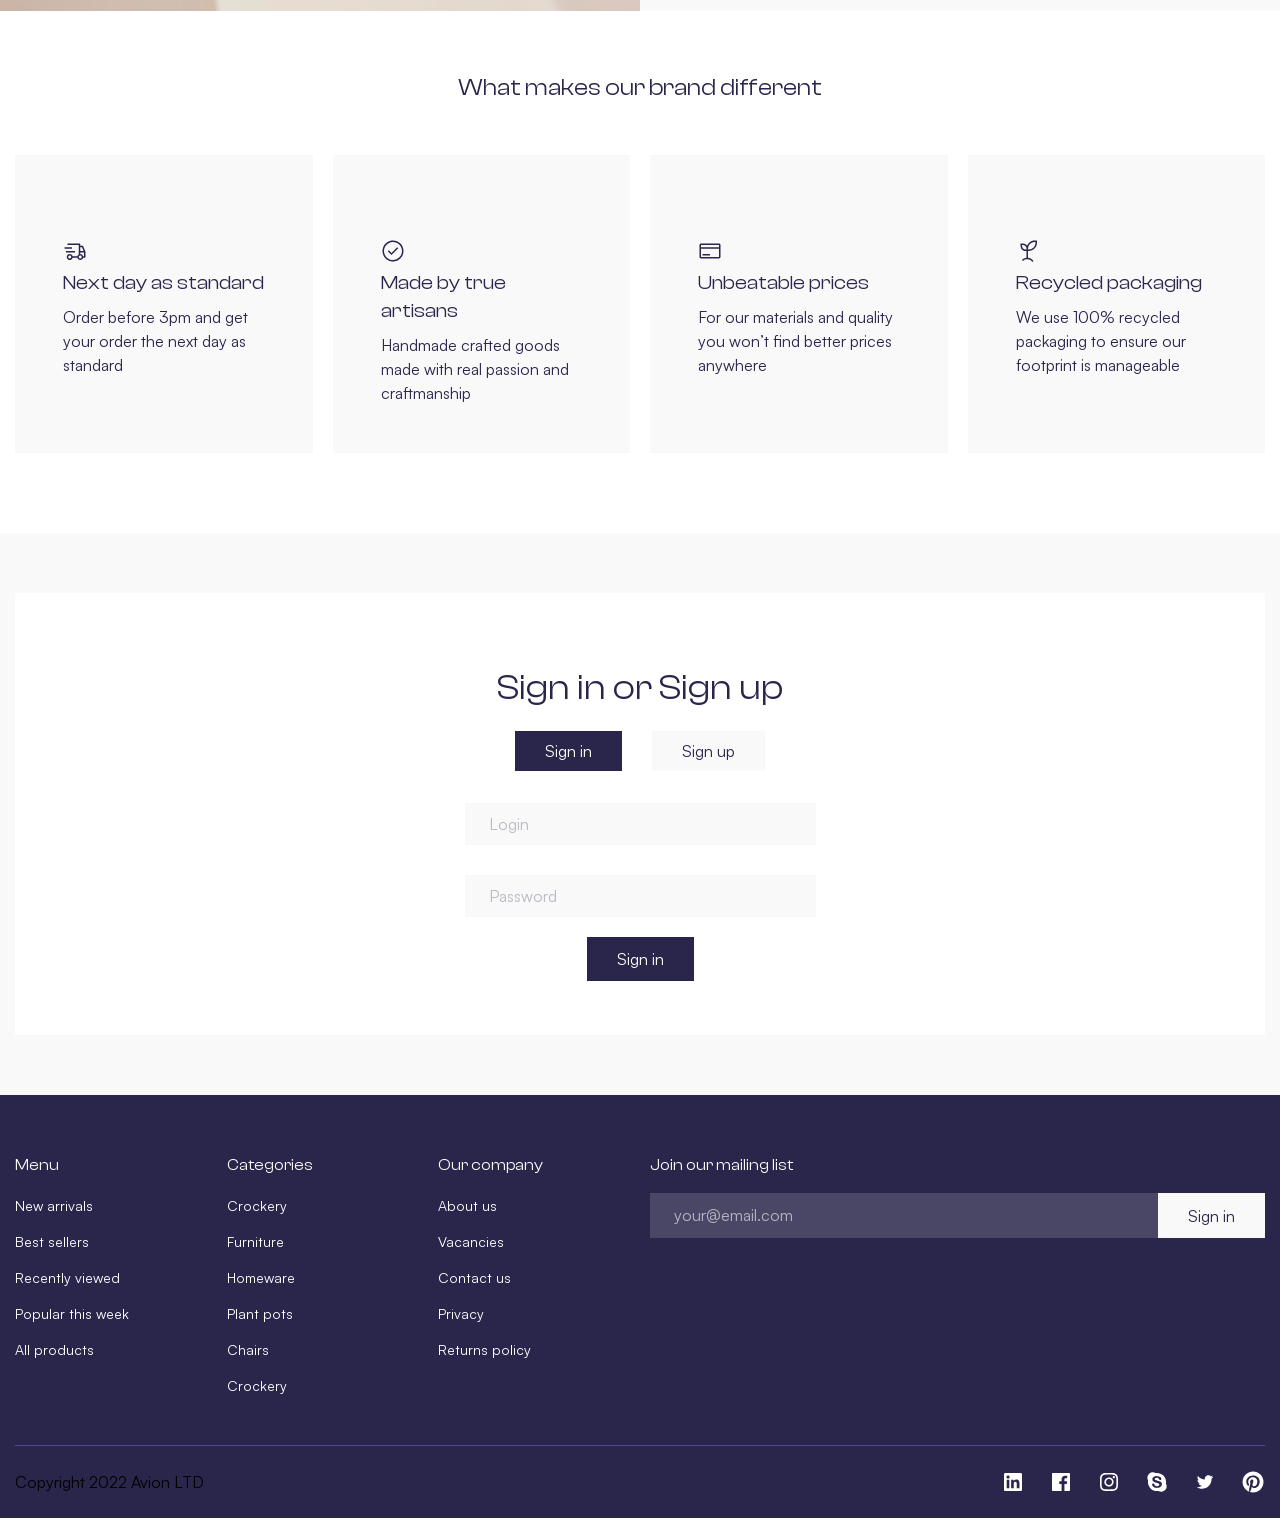
<file: frontend/about.html>
<!DOCTYPE html>
<html lang="en" class="page">

<head>
    <meta charset="UTF-8">
    <meta name="viewport" content="width=device-width, initial-scale=1.0">
    <title>Avion</title>
    <link rel="stylesheet" href="css/main.css">
    <script src="js/script.js" defer></script>
</head>

<body class="page_body">
<div class="notice">
    <svg width="16" height="17" viewBox="0 0 16 17" fill="none" xmlns="http://www.w3.org/2000/svg">
        <rect width="16" height="16" transform="translate(0 0.5)" fill="white" style="mix-blend-mode:multiply"/>
        <path d="M8 8.5H2V9.5H8V8.5Z" fill="white"/>
        <path d="M6 6H1V7H6V6Z" fill="white"/>
        <path d="M14.9594 8.8032L13.4594 5.3032C13.421 5.21319 13.357 5.13646 13.2753 5.08256C13.1936 5.02865 13.0979 4.99994 13 5H11.5V4C11.5 3.86739 11.4473 3.74021 11.3536 3.64645C11.2598 3.55268 11.1326 3.5 11 3.5H3V4.5H10.5V10.7781C10.2722 10.9104 10.0728 11.0865 9.91339 11.2962C9.75395 11.5059 9.6376 11.7451 9.57105 12H6.42895C6.30725 11.5287 6.01784 11.1179 5.61495 10.8447C5.21206 10.5715 4.72336 10.4546 4.24045 10.5159C3.75754 10.5773 3.31358 10.8126 2.99179 11.1779C2.66999 11.5431 2.49246 12.0132 2.49246 12.5C2.49246 12.9868 2.66999 13.4569 2.99179 13.8221C3.31358 14.1874 3.75754 14.4227 4.24045 14.4841C4.72336 14.5454 5.21206 14.4285 5.61495 14.1553C6.01784 13.8821 6.30725 13.4713 6.42895 13H9.57105C9.68007 13.4289 9.92892 13.8092 10.2783 14.0808C10.6276 14.3525 11.0575 14.4999 11.5 14.4999C11.9425 14.4999 12.3724 14.3525 12.7217 14.0808C13.0711 13.8092 13.3199 13.4289 13.429 13H14.5C14.6326 13 14.7598 12.9473 14.8536 12.8536C14.9473 12.7598 15 12.6326 15 12.5V9C15 8.93233 14.9862 8.86537 14.9594 8.8032ZM4.5 13.5C4.30222 13.5 4.10888 13.4414 3.94443 13.3315C3.77998 13.2216 3.65181 13.0654 3.57612 12.8827C3.50043 12.7 3.48063 12.4989 3.51921 12.3049C3.5578 12.1109 3.65304 11.9327 3.79289 11.7929C3.93275 11.653 4.11093 11.5578 4.30491 11.5192C4.49889 11.4806 4.69996 11.5004 4.88268 11.5761C5.06541 11.6518 5.22159 11.78 5.33147 11.9444C5.44135 12.1089 5.5 12.3022 5.5 12.5C5.4997 12.7651 5.39424 13.0193 5.20677 13.2068C5.0193 13.3942 4.76512 13.4997 4.5 13.5ZM11.5 6H12.6704L13.742 8.5H11.5V6ZM11.5 13.5C11.3022 13.5 11.1089 13.4414 10.9444 13.3315C10.78 13.2216 10.6518 13.0654 10.5761 12.8827C10.5004 12.7 10.4806 12.4989 10.5192 12.3049C10.5578 12.1109 10.653 11.9327 10.7929 11.7929C10.9327 11.653 11.1109 11.5578 11.3049 11.5192C11.4989 11.4806 11.7 11.5004 11.8827 11.5761C12.0654 11.6518 12.2216 11.78 12.3315 11.9444C12.4414 12.1089 12.5 12.3022 12.5 12.5C12.4997 12.7651 12.3942 13.0193 12.2068 13.2068C12.0193 13.3942 11.7651 13.4997 11.5 13.5ZM14 12H13.429C13.3188 11.5717 13.0696 11.1921 12.7206 10.9207C12.3715 10.6492 11.9422 10.5013 11.5 10.5V9.5H14V12Z"
              fill="white"/>
    </svg>
    <div class="notice__text">
        Free delivery on all orders over £50 with code easter checkout
    </div>
    <button type="submit" class="btn-reset notice__close" aria-label="Close notice">
        <svg width="24" height="24" viewBox="0 0 24 24" fill="none" xmlns="http://www.w3.org/2000/svg">
            <path d="M18 7.05L16.95 6L12 10.95L7.05 6L6 7.05L10.95 12L6 16.95L7.05 18L12 13.05L16.95 18L18 16.95L13.05 12L18 7.05Z"
                  fill="white"/>
        </svg>
    </button>
</div>
<header class="header">
    <div class="header__top">
        <div class="container header__container header__top-container">
            <a href="index.html" class="logo">
                <img src="img/logo.svg" alt="Avion Logo">
            </a>
            <div class="header__details">
                <ul class="list-reset header__list">
                    <li class="header__item">
                        <a href="#!" class="header__link">About us</a>
                    </li>
                    <li class="header__item">
                        <a href="#!" class="header__link">Contact</a>
                    </li>
                    <li class="header__item">
                        <a href="#!" class="header__link">Blog</a>
                    </li>
                </ul>
                <div class="header__buttons">
                    <button type="submit" class="btn-reset header__button" aria-label="Search">
                        <svg width="16" height="16" viewBox="0 0 16 16" fill="none" xmlns="http://www.w3.org/2000/svg">
                            <rect width="16" height="16" fill="white" style="mix-blend-mode:multiply"/>
                            <path
                                    d="M14.5001 13.7929L10.7241 10.0169C11.6314 8.92758 12.0839 7.53038 11.9873 6.11596C11.8908 4.70153 11.2526 3.37879 10.2057 2.42288C9.15867 1.46698 7.78347 0.951515 6.36612 0.983723C4.94877 1.01593 3.5984 1.59333 2.59593 2.59581C1.59345 3.59828 1.01605 4.94865 0.983845 6.366C0.951637 7.78335 1.4671 9.15855 2.423 10.2055C3.37891 11.2525 4.70165 11.8907 6.11608 11.9872C7.5305 12.0838 8.9277 11.6313 10.017 10.7239L13.7931 14.5L14.5001 13.7929ZM2.00012 6.5C2.00012 5.60998 2.26404 4.73995 2.75851 3.99993C3.25297 3.25991 3.95578 2.68313 4.77804 2.34254C5.60031 2.00194 6.50511 1.91283 7.37802 2.08646C8.25094 2.2601 9.05276 2.68868 9.6821 3.31802C10.3114 3.94735 10.74 4.74918 10.9137 5.62209C11.0873 6.495 10.9982 7.3998 10.6576 8.22207C10.317 9.04434 9.7402 9.74714 9.00018 10.2416C8.26016 10.7361 7.39013 11 6.50012 11C5.30705 10.9987 4.16323 10.5241 3.3196 9.68052C2.47597 8.83689 2.00144 7.69306 2.00012 6.5Z"/>
                        </svg>
                    </button>
                    <button type="submit" class="btn-reset header__button" aria-label="Cart">
                        <svg width="16" height="16" viewBox="0 0 16 16" fill="none" xmlns="http://www.w3.org/2000/svg">
                            <rect width="16" height="16" fill="white" style="mix-blend-mode:multiply"/>
                            <path
                                    d="M5 15C5.55228 15 6 14.5523 6 14C6 13.4477 5.55228 13 5 13C4.44772 13 4 13.4477 4 14C4 14.5523 4.44772 15 5 15Z"/>
                            <path
                                    d="M12 15C12.5523 15 13 14.5523 13 14C13 13.4477 12.5523 13 12 13C11.4477 13 11 13.4477 11 14C11 14.5523 11.4477 15 12 15Z"/>
                            <path
                                    d="M14 3.50001H2.91L2.5 1.40001C2.47662 1.28537 2.41379 1.18256 2.32243 1.10947C2.23107 1.03639 2.11697 0.997651 2 1.00001H0V2.00001H1.59L3.5 11.6C3.52338 11.7146 3.58621 11.8175 3.67757 11.8905C3.76893 11.9636 3.88303 12.0024 4 12H13V11H4.41L4 9.00001H13C13.1156 9.00284 13.2286 8.96552 13.3197 8.89441C13.4109 8.8233 13.4746 8.7228 13.5 8.61001L14.5 4.11001C14.5168 4.03582 14.5164 3.95879 14.4989 3.88478C14.4814 3.81076 14.4472 3.74172 14.399 3.6829C14.3508 3.62407 14.2898 3.57703 14.2206 3.54534C14.1515 3.51364 14.076 3.49814 14 3.50001ZM12.6 8.00001H3.81L3.11 4.50001H13.375L12.6 8.00001Z"/>
                        </svg>
                    </button>
                    <button type="submit" class="btn-reset header__button" aria-label="Personal">
                        <svg width="16" height="16" viewBox="0 0 16 16" fill="none" xmlns="http://www.w3.org/2000/svg">
                            <rect width="16" height="16" fill="white" style="mix-blend-mode:multiply"/>
                            <path
                                    d="M8 4C7.50555 4 7.0222 4.14662 6.61108 4.42133C6.19995 4.69603 5.87952 5.08648 5.6903 5.54329C5.50108 6.00011 5.45158 6.50277 5.54804 6.98773C5.6445 7.47268 5.88261 7.91814 6.23224 8.26777C6.58187 8.6174 7.02733 8.8555 7.51228 8.95196C7.99723 9.04843 8.4999 8.99892 8.95671 8.8097C9.41353 8.62048 9.80397 8.30005 10.0787 7.88893C10.3534 7.4778 10.5 6.99445 10.5 6.5C10.5 5.83696 10.2366 5.20107 9.76777 4.73223C9.29893 4.26339 8.66304 4 8 4ZM8 8C7.70333 8 7.41332 7.91203 7.16665 7.7472C6.91997 7.58238 6.72772 7.34811 6.61418 7.07403C6.50065 6.79994 6.47095 6.49834 6.52882 6.20736C6.5867 5.91639 6.72956 5.64912 6.93934 5.43934C7.14912 5.22956 7.4164 5.0867 7.70737 5.02882C7.99834 4.97094 8.29994 5.00065 8.57403 5.11418C8.84812 5.22771 9.08239 5.41997 9.24721 5.66664C9.41203 5.91332 9.5 6.20333 9.5 6.5C9.49955 6.89769 9.34137 7.27896 9.06017 7.56016C8.77896 7.84137 8.39769 7.99955 8 8Z"/>
                            <path
                                    d="M8 1C6.61553 1 5.26216 1.41054 4.11101 2.17971C2.95987 2.94888 2.06266 4.04213 1.53285 5.32122C1.00303 6.6003 0.86441 8.00776 1.13451 9.36563C1.4046 10.7235 2.07129 11.9708 3.05026 12.9497C4.02922 13.9287 5.2765 14.5954 6.63437 14.8655C7.99224 15.1356 9.3997 14.997 10.6788 14.4672C11.9579 13.9373 13.0511 13.0401 13.8203 11.889C14.5895 10.7378 15 9.38447 15 8C14.9979 6.14413 14.2597 4.36486 12.9474 3.05256C11.6351 1.74026 9.85588 1.00209 8 1ZM5 13.1882V12.5C5.00044 12.1023 5.15862 11.721 5.43983 11.4398C5.72104 11.1586 6.10231 11.0004 6.5 11H9.5C9.89769 11.0004 10.279 11.1586 10.5602 11.4398C10.8414 11.721 10.9996 12.1023 11 12.5V13.1882C10.0896 13.7199 9.05426 14 8 14C6.94574 14 5.91042 13.7199 5 13.1882ZM11.9963 12.4629C11.9863 11.807 11.7191 11.1813 11.2521 10.7206C10.7852 10.2599 10.156 10.0011 9.5 10H6.5C5.84405 10.0011 5.2148 10.2599 4.74786 10.7206C4.28093 11.1813 4.01369 11.807 4.00375 12.4629C3.09703 11.6533 2.45762 10.5873 2.17017 9.40623C1.88272 8.22513 1.9608 6.98457 2.39407 5.84883C2.82734 4.71309 3.59536 3.73573 4.59644 3.04618C5.59751 2.35663 6.78442 1.98741 8 1.98741C9.21558 1.98741 10.4025 2.35663 11.4036 3.04618C12.4046 3.73573 13.1727 4.71309 13.6059 5.84883C14.0392 6.98457 14.1173 8.22513 13.8298 9.40623C13.5424 10.5873 12.903 11.6533 11.9963 12.4629Z"/>
                        </svg>
                    </button>
                </div>
            </div>
        </div>
    </div>
    <div class="header__bottom">
        <div class="container header__container header__bottom-container">
            <div class="nav">
                <ul class="list-reset nav__list">
                    <li class="nav__item">
                        <a href="#!" class="nav__link">All products</a>
                    </li>
                    <li class="nav__item">
                        <a href="#!" class="nav__link">Plant pots</a>
                    </li>
                    <li class="nav__item">
                        <a href="#!" class="nav__link">Ceramics</a>
                    </li>
                    <li class="nav__item">
                        <a href="#!" class="nav__link">Tables</a>
                    </li>
                    <li class="nav__item">
                        <a href="#!" class="nav__link">Chairs</a>
                    </li>
                    <li class="nav__item">
                        <a href="#!" class="nav__link">Crockery</a>
                    </li>
                    <li class="nav__item">
                        <a href="#!" class="nav__link">Tableware</a>
                    </li>
                    <li class="nav__item">
                        <a href="#!" class="nav__link">Cutlery</a>
                    </li>
                </ul>
            </div>
        </div>

    </div>
</header>
<main>
    <section class="about-hero">
        <div class="container">
            <div class="about-hero__content">
                <h1 class="about-hero__title">
                    A brand built on the love of craftsmanship,
                    quality and outstanding customer service
                </h1>
                <a href="" class="btn btn--theme-light about-hero__btn">View our products</a>
            </div>
        </div>
    </section>
    <section class="brand-info">
        <div class="container">
            <div class="brand-info__content">
                <div class="brand-info__text">
                    <h2 class="title title--large title--mb-small-xs brand-info__title">It started with a small
                        idea</h2>
                    <p class="brand-info__descr">
                        A global brand with local beginnings, our story begain in a small studio in South London in
                        early 2014
                    </p>
                    <a href="#!" class="btn btn--theme-dark brand-info__btn">View collect</a>
                </div>
                <div class="brand-info__image">
                    <img src="img/brand-info.jpg" width="630" height="438" aria-hidden="true" class="brand-info__pic"
                         alt="">
                </div>
            </div>
        </div>
    </section>
    <section class="about about--reverse">
        <div class="about__content">
            <div class="about__info">
                <h2 class="title title--small about__title">
                    Our service isn’t just personal, it’s actually
                    hyper personally exquisite
                </h2>
                <p class="about__descr">
                    When we started Avion, the idea was simple. Make high quality furniture affordable and available for
                    the
                    mass market.
                </p>
                <p class="about__descr">
                    Handmade, and lovingly crafted furniture and homeware is what we live, breathe and design so our
                    Chelsea
                    boutique become the hotbed for the London interior design community.
                </p>
                <a href="#!" class="btn btn--theme-white about__btn">Get in touch</a>
            </div>
            <img src="img/about-2.jpg" alt="about image" aria-hidden="true" width="720" height="604" loading="lazy"
                 class="about__image">
        </div>
    </section>
    <section class="benefits benefits--about">
        <div class="container">
            <h2 class="title title--small title--centered title--mb-large">What makes our brand different</h2>
            <ul class="list-reset grid benefits__list">
                <li class="benefits__item">
                    <img src="img/icon/Delivery.svg" alt="" class="benefits__icon">
                    <h3 class="benefits__subtitle">Next day as standard</h3>
                    <p class="benefits__descr">
                        Order before 3pm and get your order
                        the next day as standard
                    </p>
                </li>
                <li class="benefits__item">
                    <img src="img/icon/Checkmark.svg" alt="" class="benefits__icon">
                    <h3 class="benefits__subtitle">Made by true artisans</h3>
                    <p class="benefits__descr">
                        Handmade crafted goods made with
                        real passion and craftmanship
                    </p>
                </li>
                <li class="benefits__item">
                    <img src="img/icon/Purchase.svg" alt="" class="benefits__icon">
                    <h3 class="benefits__subtitle">Unbeatable prices</h3>
                    <p class="benefits__descr">
                        For our materials and quality you won’t find better prices anywhere
                    </p>
                </li>
                <li class="benefits__item">
                    <img src="img/icon/Sprout.svg" alt="" class="benefits__icon">
                    <h3 class="benefits__subtitle">Recycled packaging</h3>
                    <p class="benefits__descr">
                        We use 100% recycled packaging to ensure our footprint is manageable
                    </p>
                </li>
            </ul>
        </div>
    </section>
    <section class="person">
        <div class="container">
            <div class="person__content">
                <h2 class="title title--large-xl title--mb-small-xs title--centered">Sign in or Sign up</h2>
                <div class="person__buttons">
                    <button id="loginBtn" class="btn person__btn active" type="submit">Sign in</button>
                    <button id="registerBtn" class="btn person__btn" type="submit">Sign up</button>
                </div>
                <div class="person__forms">
                    <form method="post" action="" id="loginForm" class="person__form active">
                        <input type="text" placeholder="Login" class="person__form-input">
                        <input type="password" placeholder="Password" class="person__form-input">
                        <button class="btn btn--theme-darker person__form-btn" type="submit">Sign in</button>
                    </form>

                    <form method="post" action="" id="registerForm" class="person__form">
                        <input type="text" placeholder="Login" class="person__form-input">
                        <input type="password" placeholder="Password" class="person__form-input">
                        <input type="password" placeholder="Repeat the password" class="person__form-input">
                        <button class="btn btn--theme-darker person__form-btn" type="submit">Sign up</button>
                    </form>
                </div>
            </div>
        </div>
    </section>
</main>
<footer class="footer">
    <div class="container">
        <div class="footer__top grid">
            <div class="footer__column">
                <h2 class="footer__title">Menu</h2>
                <ul class="list-reset footer__list">
                    <li class="footer__item">
                        <a href="#!" class="footer__link">New arrivals</a>
                    </li>
                    <li class="footer__item">
                        <a href="#!" class="footer__link">Best sellers</a>
                    </li>
                    <li class="footer__item">
                        <a href="#!" class="footer__link">Recently viewed</a>
                    </li>
                    <li class="footer__item">
                        <a href="#!" class="footer__link">Popular this week</a>
                    </li>
                    <li class="footer__item">
                        <a href="#!" class="footer__link">All products</a>
                    </li>
                </ul>
            </div>
            <div class="footer__column">
                <h2 class="footer__title">Categories</h2>
                <ul class="list-reset footer__list">
                    <li class="footer__item">
                        <a href="#!" class="footer__link">Crockery</a>
                    </li>
                    <li class="footer__item">
                        <a href="#!" class="footer__link">Furniture</a>
                    </li>
                    <li class="footer__item">
                        <a href="#!" class="footer__link">Homeware</a>
                    </li>
                    <li class="footer__item">
                        <a href="#!" class="footer__link">Plant pots</a>
                    </li>
                    <li class="footer__item">
                        <a href="#!" class="footer__link">Chairs</a>
                    </li>
                    <li class="footer__item">
                        <a href="#!" class="footer__link">Crockery</a>
                    </li>
                </ul>
            </div>
            <div class="footer__column">
                <h2 class="footer__title">Our company</h2>
                <ul class="list-reset footer__list">
                    <li class="footer__item">
                        <a href="#" class="footer__link">About us</a>
                    </li>
                    <li class="footer__item">
                        <a href="#" class="footer__link">Vacancies</a>
                    </li>
                    <li class="footer__item">
                        <a href="#" class="footer__link">Contact us</a>
                    </li>
                    <li class="footer__item">
                        <a href="#" class="footer__link">Privacy</a>
                    </li>
                    <li class="footer__item">
                        <a href="#" class="footer__link">Returns policy</a>
                    </li>
                </ul>
            </div>
            <div class="footer__column footer__column--big">
                <h3 class="footer__title">Join our mailing list</h3>
                <form method="post" action="" id="emailForm" class="form footer__form">
                    <input type="email" placeholder="your@email.com" class="footer__form-input">
                    <button class="btn btn--theme-light person__form-btn" type="submit">Sign in</button>
                </form>
            </div>
        </div>
        <div class="footer__bottom">
            <span class="footer_copyright">Copyright 2022 Avion LTD</span>
            <ul class="list-reset social">
                <li class="social__item">
                    <a href="#!" target="_blank" class="social__link">
                        <svg width="24" height="24" viewBox="0 0 24 24" fill="none" xmlns="http://www.w3.org/2000/svg">
                            <rect width="24" height="24" fill="white" style="mix-blend-mode:multiply"/>
                            <path d="M19.65 3H4.35C3.6 3 3 3.6 3 4.275V19.65C3 20.325 3.6 20.925 4.35 20.925H19.65C20.4 20.925 21 20.325 21 19.65V4.275C21 3.6 20.4 3 19.65 3ZM8.325 18.3H5.7V9.75H8.325V18.3ZM7.05 8.55C6.225 8.55 5.475 7.875 5.475 6.975C5.475 6.075 6.15 5.4 7.05 5.4C7.875 5.4 8.625 6.075 8.625 6.975C8.625 7.875 7.875 8.55 7.05 8.55ZM18.375 18.225H15.75V14.025C15.75 13.05 15.75 11.7 14.325 11.7C12.9 11.7 12.75 12.825 12.75 13.875V18.15H10.125V9.75H12.6V10.875H12.675C13.05 10.2 13.95 9.45 15.225 9.45C17.925 9.45 18.45 11.25 18.45 13.575V18.225H18.375Z"
                                  fill="white"/>
                        </svg>
                    </a>
                </li>
                <li class="social__item">
                    <a href="#!" target="_blank" class="social__link">
                        <svg width="24" height="24" viewBox="0 0 24 24" fill="none" xmlns="http://www.w3.org/2000/svg">
                            <rect width="24" height="24" fill="white" style="mix-blend-mode:multiply"/>
                            <path d="M20.0025 3H3.9975C3.73355 3.00196 3.48097 3.10769 3.29433 3.29433C3.10769 3.48097 3.00196 3.73355 3 3.9975V20.0025C3.00196 20.2664 3.10769 20.519 3.29433 20.7057C3.48097 20.8923 3.73355 20.998 3.9975 21H12.615V14.04H10.275V11.3175H12.615V9.315C12.615 6.99 14.0325 5.7225 16.1175 5.7225C16.815 5.7225 17.5125 5.7225 18.21 5.8275V8.25H16.7775C15.645 8.25 15.4275 8.79 15.4275 9.5775V11.31H18.1275L17.775 14.0325H15.4275V21H20.0025C20.2664 20.998 20.519 20.8923 20.7057 20.7057C20.8923 20.519 20.998 20.2664 21 20.0025V3.9975C20.998 3.73355 20.8923 3.48097 20.7057 3.29433C20.519 3.10769 20.2664 3.00196 20.0025 3Z"
                                  fill="white"/>
                        </svg>
                    </a>
                </li>
                <li class="social__item">
                    <a href="#!" target="_blank" class="social__link">
                        <svg width="24" height="24" viewBox="0 0 24 24" fill="none" xmlns="http://www.w3.org/2000/svg">
                            <rect width="24" height="24" fill="white" style="mix-blend-mode:multiply"/>
                            <path d="M16.8042 8.2758C17.4007 8.2758 17.8842 7.79227 17.8842 7.1958C17.8842 6.59933 17.4007 6.1158 16.8042 6.1158C16.2077 6.1158 15.7242 6.59933 15.7242 7.1958C15.7242 7.79227 16.2077 8.2758 16.8042 8.2758Z"
                                  fill="white"/>
                            <path d="M12 7.37835C11.0859 7.37835 10.1924 7.64941 9.43235 8.15724C8.67232 8.66507 8.07995 9.38688 7.73015 10.2314C7.38035 11.0759 7.28883 12.0051 7.46715 12.9016C7.64548 13.7982 8.08565 14.6217 8.732 15.268C9.37835 15.9144 10.2018 16.3545 11.0984 16.5328C11.9949 16.7112 12.9241 16.6196 13.7686 16.2698C14.6131 15.92 15.3349 15.3277 15.8428 14.5677C16.3506 13.8076 16.6217 12.9141 16.6217 12C16.6217 10.7743 16.1347 9.59873 15.268 8.732C14.4013 7.86527 13.2257 7.37835 12 7.37835ZM12 15C11.4067 15 10.8266 14.8241 10.3333 14.4944C9.83994 14.1648 9.45542 13.6962 9.22836 13.1481C9.0013 12.5999 8.94189 11.9967 9.05764 11.4147C9.1734 10.8328 9.45912 10.2982 9.87868 9.87868C10.2982 9.45912 10.8328 9.1734 11.4147 9.05764C11.9967 8.94189 12.5999 9.0013 13.1481 9.22836C13.6962 9.45542 14.1648 9.83994 14.4944 10.3333C14.8241 10.8266 15 11.4067 15 12C15 12.7956 14.6839 13.5587 14.1213 14.1213C13.5587 14.6839 12.7956 15 12 15Z"
                                  fill="white"/>
                            <path d="M12 4.62165C14.4031 4.62165 14.6878 4.6308 15.6368 4.67415C16.2075 4.68094 16.7728 4.78577 17.308 4.98405C17.6961 5.13381 18.0486 5.36316 18.3428 5.65732C18.6369 5.95149 18.8663 6.30398 19.016 6.6921C19.2143 7.22731 19.3191 7.79261 19.3259 8.36333C19.3692 9.3123 19.3784 9.597 19.3784 12.0001C19.3784 14.4031 19.3693 14.6878 19.3259 15.6368C19.3191 16.2075 19.2143 16.7728 19.016 17.3081C18.8663 17.6962 18.6369 18.0487 18.3428 18.3428C18.0486 18.637 17.6961 18.8663 17.308 19.0161C16.7728 19.2144 16.2075 19.3192 15.6368 19.326C14.6879 19.3693 14.4033 19.3785 12 19.3785C9.5967 19.3785 9.31215 19.3694 8.36325 19.326C7.79253 19.3192 7.22723 19.2144 6.69202 19.0161C6.3039 18.8663 5.95142 18.637 5.65725 18.3428C5.36308 18.0487 5.13374 17.6962 4.98397 17.3081C4.78569 16.7728 4.68087 16.2075 4.67408 15.6368C4.6308 14.6878 4.62157 14.4031 4.62157 12.0001C4.62157 9.597 4.63072 9.3123 4.67408 8.36333C4.68087 7.79261 4.78569 7.22731 4.98397 6.6921C5.13373 6.30396 5.36307 5.95146 5.65724 5.65728C5.95141 5.3631 6.30389 5.13375 6.69202 4.98397C7.22723 4.78569 7.79253 4.68087 8.36325 4.67408C9.31222 4.6308 9.59693 4.62165 12 4.62165ZM12 3C9.55575 3 9.24922 3.01035 8.2893 3.05415C7.54279 3.06914 6.80422 3.21059 6.105 3.4725C5.50705 3.70374 4.96401 4.05735 4.51068 4.51068C4.05735 4.96401 3.70374 5.50705 3.4725 6.105C3.21055 6.80434 3.06909 7.54304 3.05415 8.28968C3.01035 9.24923 3 9.55575 3 12C3 14.4443 3.01035 14.7508 3.05415 15.7107C3.0691 16.4573 3.21056 17.196 3.4725 17.8954C3.70374 18.4933 4.05735 19.0364 4.51068 19.4897C4.96401 19.943 5.50705 20.2966 6.105 20.5279C6.80434 20.7898 7.54304 20.9313 8.28968 20.9462C9.24923 20.9897 9.55575 21 12 21C14.4443 21 14.7508 20.9896 15.7107 20.9459C16.4573 20.9309 17.196 20.7894 17.8954 20.5275C18.4933 20.2963 19.0364 19.9426 19.4897 19.4893C19.943 19.036 20.2966 18.493 20.5279 17.895C20.7898 17.1957 20.9313 16.457 20.9462 15.7103C20.9897 14.7508 21 14.4443 21 12C21 9.55575 20.9896 9.24922 20.9459 8.2893C20.9309 7.54279 20.7894 6.80422 20.5275 6.105C20.2962 5.50712 19.9426 4.96415 19.4893 4.51089C19.0359 4.05763 18.4929 3.70407 17.895 3.47287C17.1957 3.21093 16.457 3.06948 15.7103 3.05453C14.7508 3.01035 14.4443 3 12 3Z"
                                  fill="white"/>
                        </svg>
                    </a>
                </li>
                <li class="social__item">
                    <a href="#!" target="_blank" class="social__link">
                        <svg width="24" height="24" viewBox="0 0 24 24" fill="none" xmlns="http://www.w3.org/2000/svg">
                            <rect width="24" height="24" fill="white" style="mix-blend-mode:multiply"/>
                            <path d="M20.9321 13.4102C21.0078 12.944 21.0454 12.4724 21.0446 12.0002C21.0446 9.60129 20.0917 7.30066 18.3954 5.60439C16.6992 3.90813 14.3985 2.95517 11.9996 2.95517C11.5274 2.95444 11.0558 2.99207 10.5896 3.06768C9.5442 2.44143 8.3195 2.18241 7.11002 2.33174C5.90054 2.48107 4.77563 3.0302 3.9139 3.89193C3.05218 4.75365 2.50305 5.87857 2.35371 7.08805C2.20438 8.29753 2.4634 9.52223 3.08965 10.5677C3.00527 11.0406 2.96012 11.5198 2.95465 12.0002C2.95465 14.3991 3.9076 16.6997 5.60387 18.396C7.30013 20.0922 9.60076 21.0452 11.9996 21.0452C12.4719 21.0459 12.9435 21.0083 13.4096 20.9327C14.4551 21.5589 15.6798 21.8179 16.8893 21.6686C18.0987 21.5193 19.2237 20.9701 20.0854 20.1084C20.9471 19.2467 21.4962 18.1218 21.6456 16.9123C21.7949 15.7028 21.5359 14.4781 20.9096 13.4327L20.9321 13.4102ZM16.2971 16.1102C15.8738 16.6955 15.2904 17.146 14.6171 17.4077C13.7864 17.7337 12.8993 17.8917 12.0071 17.8727C10.9687 17.9161 9.93554 17.7023 8.99965 17.2502C8.45401 16.9569 7.9861 16.5378 7.63465 16.0277C7.31271 15.5919 7.12974 15.0691 7.10965 14.5277C7.10886 14.3872 7.13709 14.2481 7.19259 14.119C7.24808 13.9899 7.32964 13.8737 7.43215 13.7777C7.65931 13.5843 7.95174 13.4851 8.24965 13.5002C8.49861 13.4955 8.74092 13.5807 8.93215 13.7402C9.14146 13.936 9.3031 14.1772 9.40465 14.4452C9.53477 14.7584 9.70088 15.0554 9.89965 15.3302C10.0977 15.5839 10.3554 15.7848 10.6496 15.9152C11.0494 16.0867 11.4826 16.1661 11.9171 16.1477C12.5361 16.1777 13.1492 16.0152 13.6721 15.6827C13.8728 15.5651 14.0397 15.3977 14.1567 15.1966C14.2736 14.9956 14.3367 14.7677 14.3396 14.5352C14.3461 14.3723 14.3181 14.2099 14.2573 14.0587C14.1966 13.9075 14.1045 13.7708 13.9871 13.6577C13.7201 13.4116 13.399 13.2318 13.0496 13.1327C12.6596 13.0052 12.1421 12.8777 11.4896 12.7352C10.7403 12.5607 10.0094 12.3146 9.30715 12.0002C8.75457 11.7737 8.26732 11.4128 7.88965 10.9502C7.53144 10.4734 7.34628 9.88877 7.36465 9.29268C7.35859 8.68668 7.55379 8.0958 7.91965 7.61267C8.33754 7.09349 8.89405 6.7034 9.52465 6.48767C10.322 6.22284 11.1599 6.10096 11.9996 6.12768C12.6567 6.11605 13.3117 6.20457 13.9421 6.39018C14.4369 6.53708 14.9016 6.77071 15.3146 7.08017C15.6397 7.3243 15.9104 7.63334 16.1096 7.98767C16.2718 8.2739 16.3595 8.59626 16.3646 8.92518C16.3637 9.06539 16.3347 9.20399 16.2793 9.3328C16.2239 9.46161 16.1433 9.57803 16.0421 9.67518C15.9401 9.78577 15.8159 9.87364 15.6776 9.93308C15.5394 9.99252 15.3901 10.0222 15.2396 10.0202C14.9984 10.0389 14.7592 9.9637 14.5721 9.81018C14.3753 9.62055 14.2107 9.40017 14.0846 9.15768C13.8989 8.77542 13.6298 8.43969 13.2971 8.17517C12.8606 7.90304 12.3468 7.78183 11.8346 7.83017C11.309 7.80801 10.7881 7.93824 10.3346 8.20517C10.1699 8.29312 10.0309 8.42227 9.93096 8.58C9.83106 8.73774 9.77376 8.91869 9.76465 9.10518C9.75871 9.30894 9.82514 9.50822 9.95215 9.66768C10.1017 9.84099 10.2856 9.98144 10.4921 10.0802C10.7121 10.194 10.9434 10.2845 11.1821 10.3502C11.4221 10.4177 11.8121 10.5152 12.3596 10.6427C13.0496 10.7927 13.6646 10.9577 14.2271 11.1377C14.7303 11.291 15.2098 11.5131 15.6521 11.7977C16.038 12.0417 16.3554 12.3798 16.5746 12.7802C16.7975 13.2369 16.9008 13.7427 16.8746 14.2502C16.8814 14.9153 16.6794 15.5658 16.2971 16.1102Z"
                                  fill="white"/>
                        </svg>
                    </a>
                </li>
                <li class="social__item">
                    <a href="#!" target="_blank" class="social__link">
                        <svg width="24" height="24" viewBox="0 0 24 24" fill="none" xmlns="http://www.w3.org/2000/svg">
                            <rect width="24" height="24" fill="white" style="mix-blend-mode:multiply"/>
                            <path d="M8.94 18.705C10.2069 18.713 11.4627 18.4693 12.6346 17.9882C13.8066 17.507 14.8714 16.798 15.7672 15.9022C16.663 15.0064 17.3721 13.9416 17.8532 12.7696C18.3343 11.5977 18.578 10.3418 18.57 9.07499C18.57 8.92499 18.57 8.78249 18.57 8.63249C19.2267 8.15136 19.7951 7.56012 20.25 6.88499C19.6316 7.15544 18.9773 7.3348 18.3075 7.41749C19.0177 6.99432 19.5506 6.32824 19.8075 5.54249C19.1456 5.93957 18.4199 6.21871 17.6625 6.36749C17.1524 5.82401 16.4775 5.46378 15.7421 5.34253C15.0067 5.22128 14.2518 5.34576 13.5943 5.69673C12.9368 6.04769 12.4132 6.60557 12.1047 7.28405C11.7962 7.96252 11.7198 8.72376 11.8875 9.44999C10.542 9.38395 9.22553 9.03525 8.02377 8.42662C6.822 7.81798 5.7619 6.96305 4.9125 5.91749C4.48419 6.66087 4.35437 7.53923 4.54932 8.37473C4.74427 9.21023 5.24942 9.94043 5.9625 10.4175C5.43646 10.3972 4.92259 10.2533 4.4625 9.99749V10.035C4.45783 10.8119 4.71954 11.5669 5.20403 12.1742C5.68851 12.7815 6.3665 13.2044 7.125 13.3725C6.63573 13.5041 6.12322 13.5246 5.625 13.4325C5.84459 14.095 6.26376 14.6734 6.82503 15.0883C7.38631 15.5032 8.06219 15.7344 8.76 15.75C7.56691 16.7104 6.08407 17.239 4.5525 17.25C4.28396 17.2422 4.01606 17.2197 3.75 17.1825C5.30022 18.1702 7.1019 18.6909 8.94 18.6825"
                                  fill="white"/>
                        </svg>
                    </a>
                </li>
                <li class="social__item">
                    <a href="#!" target="_blank" class="social__link">
                        <svg width="24" height="24" viewBox="0 0 24 24" fill="none" xmlns="http://www.w3.org/2000/svg">
                            <rect width="24" height="24" fill="white" style="mix-blend-mode:multiply"/>
                            <path d="M11.9998 1.5C9.56549 1.51658 7.21257 2.37849 5.34356 3.93828C3.47455 5.49807 2.20559 7.65882 1.75375 10.0509C1.30192 12.443 1.69529 14.9177 2.86657 17.0518C4.03785 19.1858 5.91426 20.8466 8.1748 21.75C8.02287 20.7558 8.02287 19.7442 8.1748 18.75L9.4123 13.5C9.21646 13.0245 9.11949 12.5142 9.1273 12C9.1273 10.545 9.9748 9.45 11.0248 9.45C11.215 9.44714 11.4036 9.48543 11.5776 9.56224C11.7517 9.63906 11.9071 9.75258 12.0331 9.89504C12.1592 10.0375 12.253 10.2055 12.3081 10.3876C12.3632 10.5697 12.3783 10.7615 12.3523 10.95C12.3523 11.85 11.7823 13.2 11.4823 14.445C11.4177 14.6772 11.4101 14.9215 11.4599 15.1573C11.5098 15.3931 11.6157 15.6133 11.7688 15.7995C11.9218 15.9857 12.1175 16.1322 12.3391 16.2267C12.5608 16.3212 12.802 16.361 13.0423 16.3425C14.9023 16.3425 16.3423 14.37 16.3423 11.535C16.361 10.9589 16.2594 10.3853 16.044 9.85061C15.8287 9.31598 15.5042 8.8321 15.0914 8.42986C14.6786 8.02762 14.1864 7.71584 13.6464 7.51442C13.1063 7.31299 12.5302 7.22634 11.9548 7.26C11.3405 7.23361 10.7272 7.33216 10.152 7.54966C9.5769 7.76717 9.05188 8.09912 8.60875 8.52542C8.16563 8.95172 7.81361 9.46351 7.57401 10.0298C7.33441 10.5961 7.21221 11.2051 7.2148 11.82C7.20646 12.6766 7.46895 13.5139 7.9648 14.2125C8.00086 14.2526 8.02654 14.3009 8.03962 14.3532C8.05269 14.4055 8.05275 14.4602 8.0398 14.5125C7.9573 14.8425 7.7773 15.5625 7.7473 15.705C7.7173 15.8475 7.5898 15.9375 7.3948 15.8475C6.0823 15.2325 5.2648 13.32 5.2648 11.775C5.2648 8.4675 7.6723 5.4225 12.2023 5.4225C15.8398 5.4225 18.6748 8.0175 18.6748 11.49C18.6748 15.105 16.4248 18.015 13.2223 18.015C12.7528 18.0313 12.2867 17.9301 11.8662 17.7206C11.4458 17.511 11.0844 17.1997 10.8148 16.815L10.1623 19.3125C9.84951 20.2831 9.41077 21.2085 8.8573 22.065C9.87714 22.3664 10.9364 22.513 11.9998 22.5C14.7846 22.5 17.4553 21.3938 19.4244 19.4246C21.3936 17.4555 22.4998 14.7848 22.4998 12C22.4998 9.21523 21.3936 6.54451 19.4244 4.57538C17.4553 2.60625 14.7846 1.5 11.9998 1.5Z"
                                  fill="white"/>
                        </svg>
                    </a>
                </li>
            </ul>
        </div>
    </div>
</footer>
</body>
</html>
</file>
<file: frontend/css/main.css>
/* global */
@import url('_normalize.css');
@import url('_fonts.css');
@import url('_vars.css');
@import url('_settings.css');

/* blocks */
@import url('blocks/_btn.css');
@import url('blocks/_grid.css');
@import url('blocks/_header.css');
@import url('blocks/_logo.css');
@import url('blocks/_title.css');
@import url('blocks/_nav.css');
@import url('blocks/_centered.css');
@import url('blocks/_hero.css');
@import url('blocks/_benefits.css');
@import url('blocks/_products.css');
@import url('blocks/_product.css');
@import url('blocks/_person.css');
@import url('blocks/_about.css');
@import url('blocks/_footer.css');
@import url('blocks/_social.css');

/* about */
@import url('blocks/_notice.css');
@import url('blocks/_about-hero.css');
@import url('blocks/_brand-info.css');
</file>
